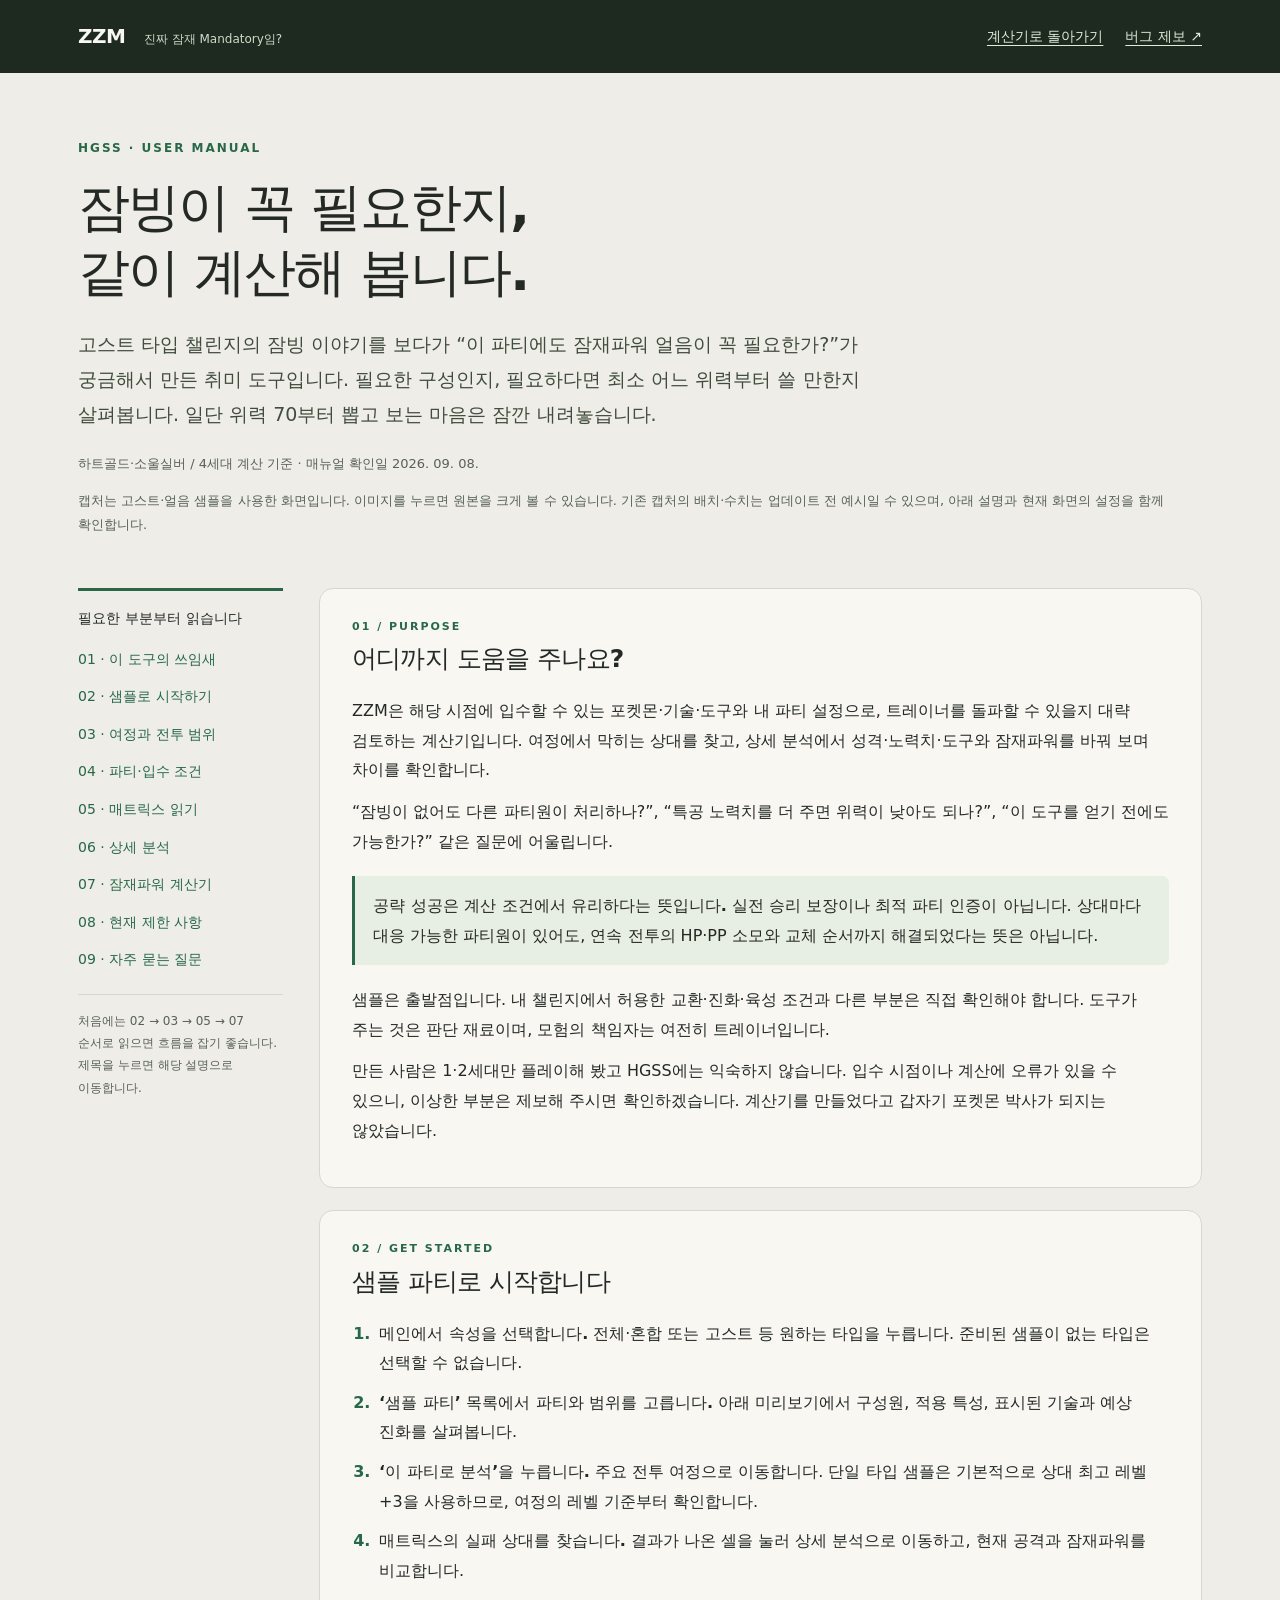
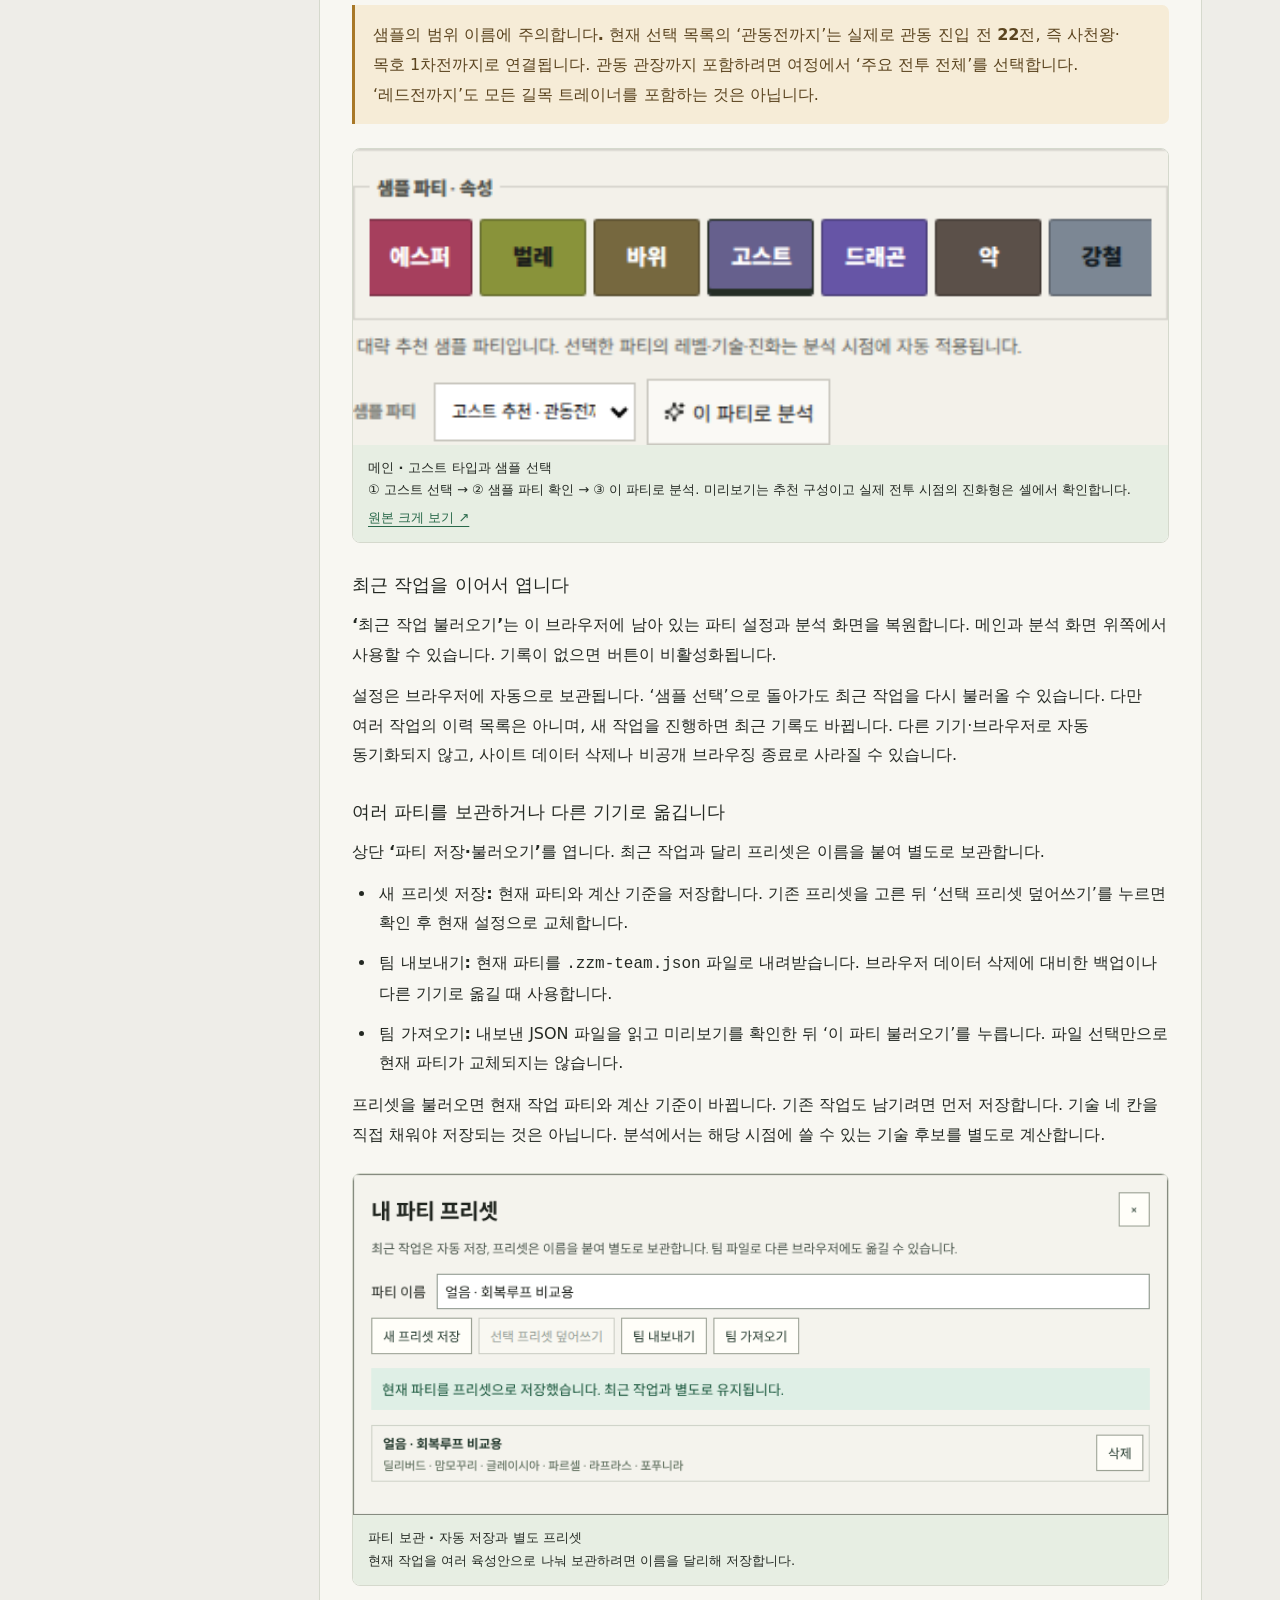
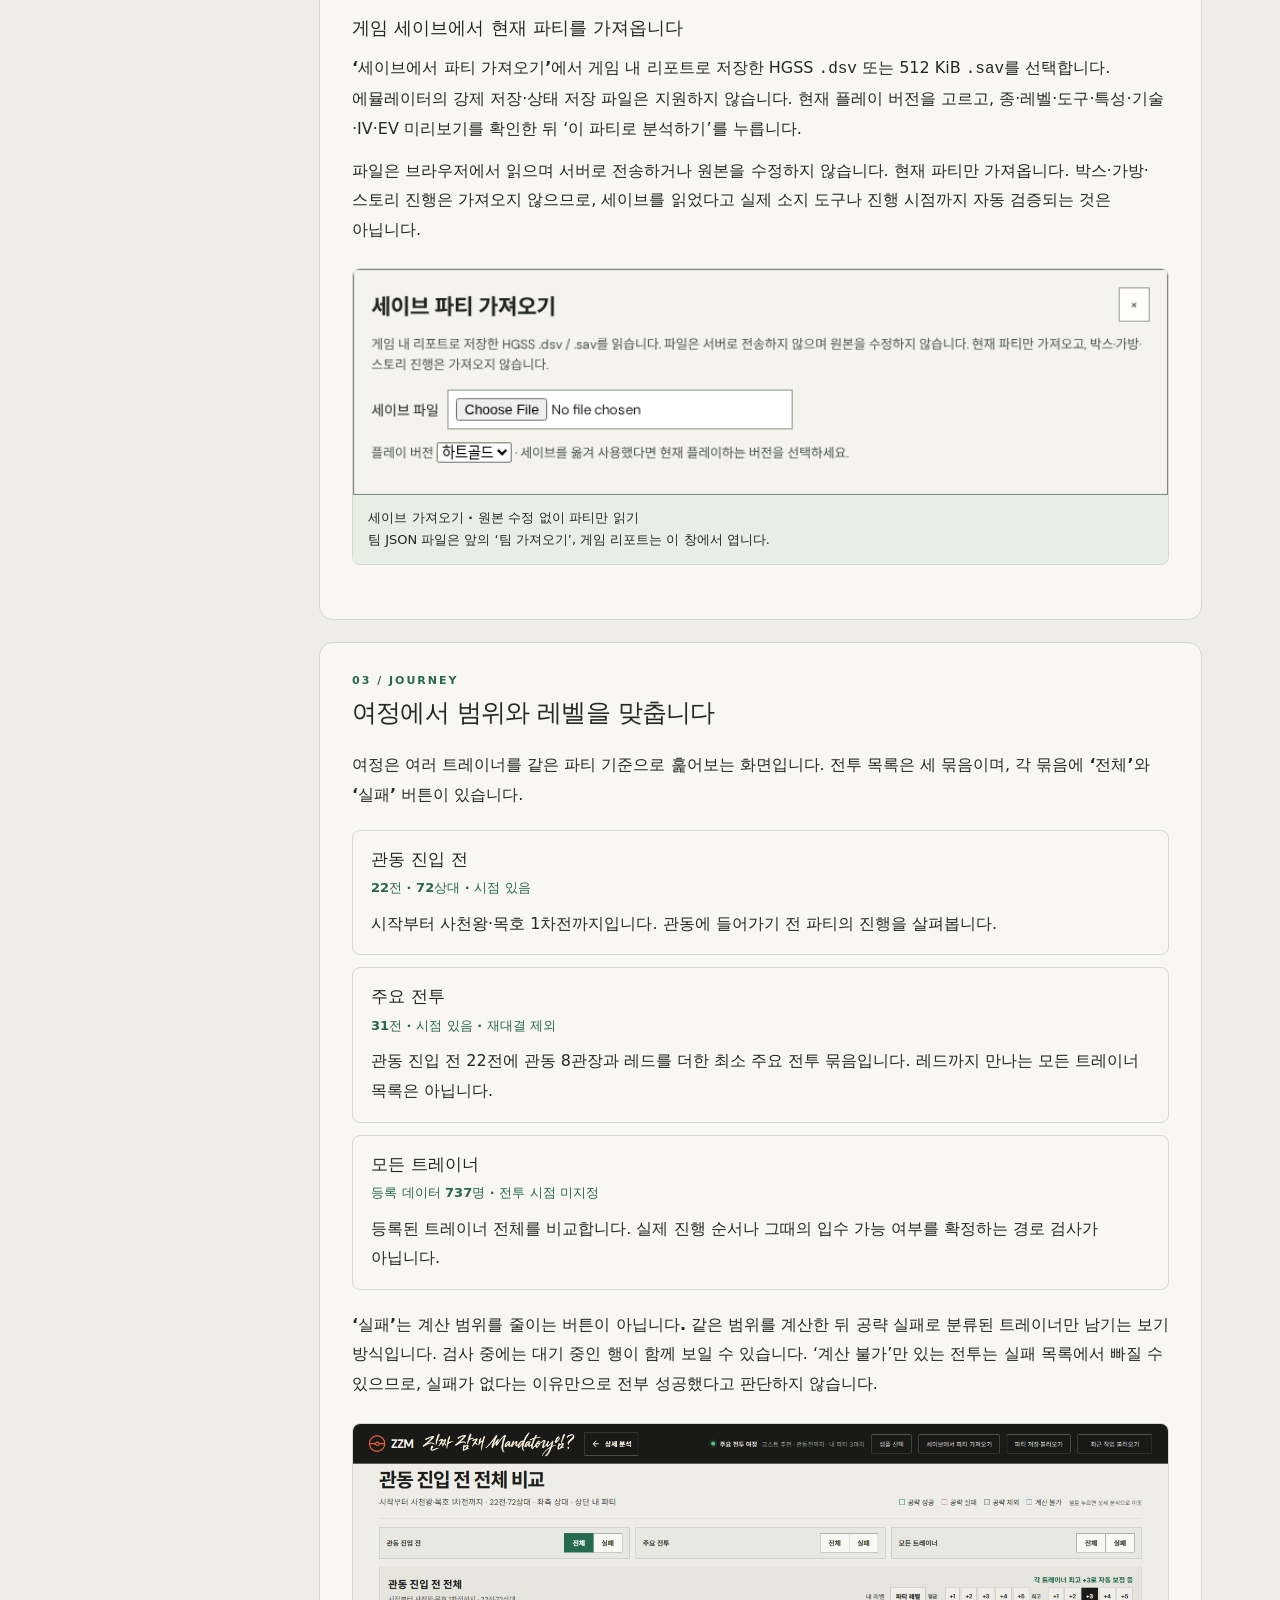
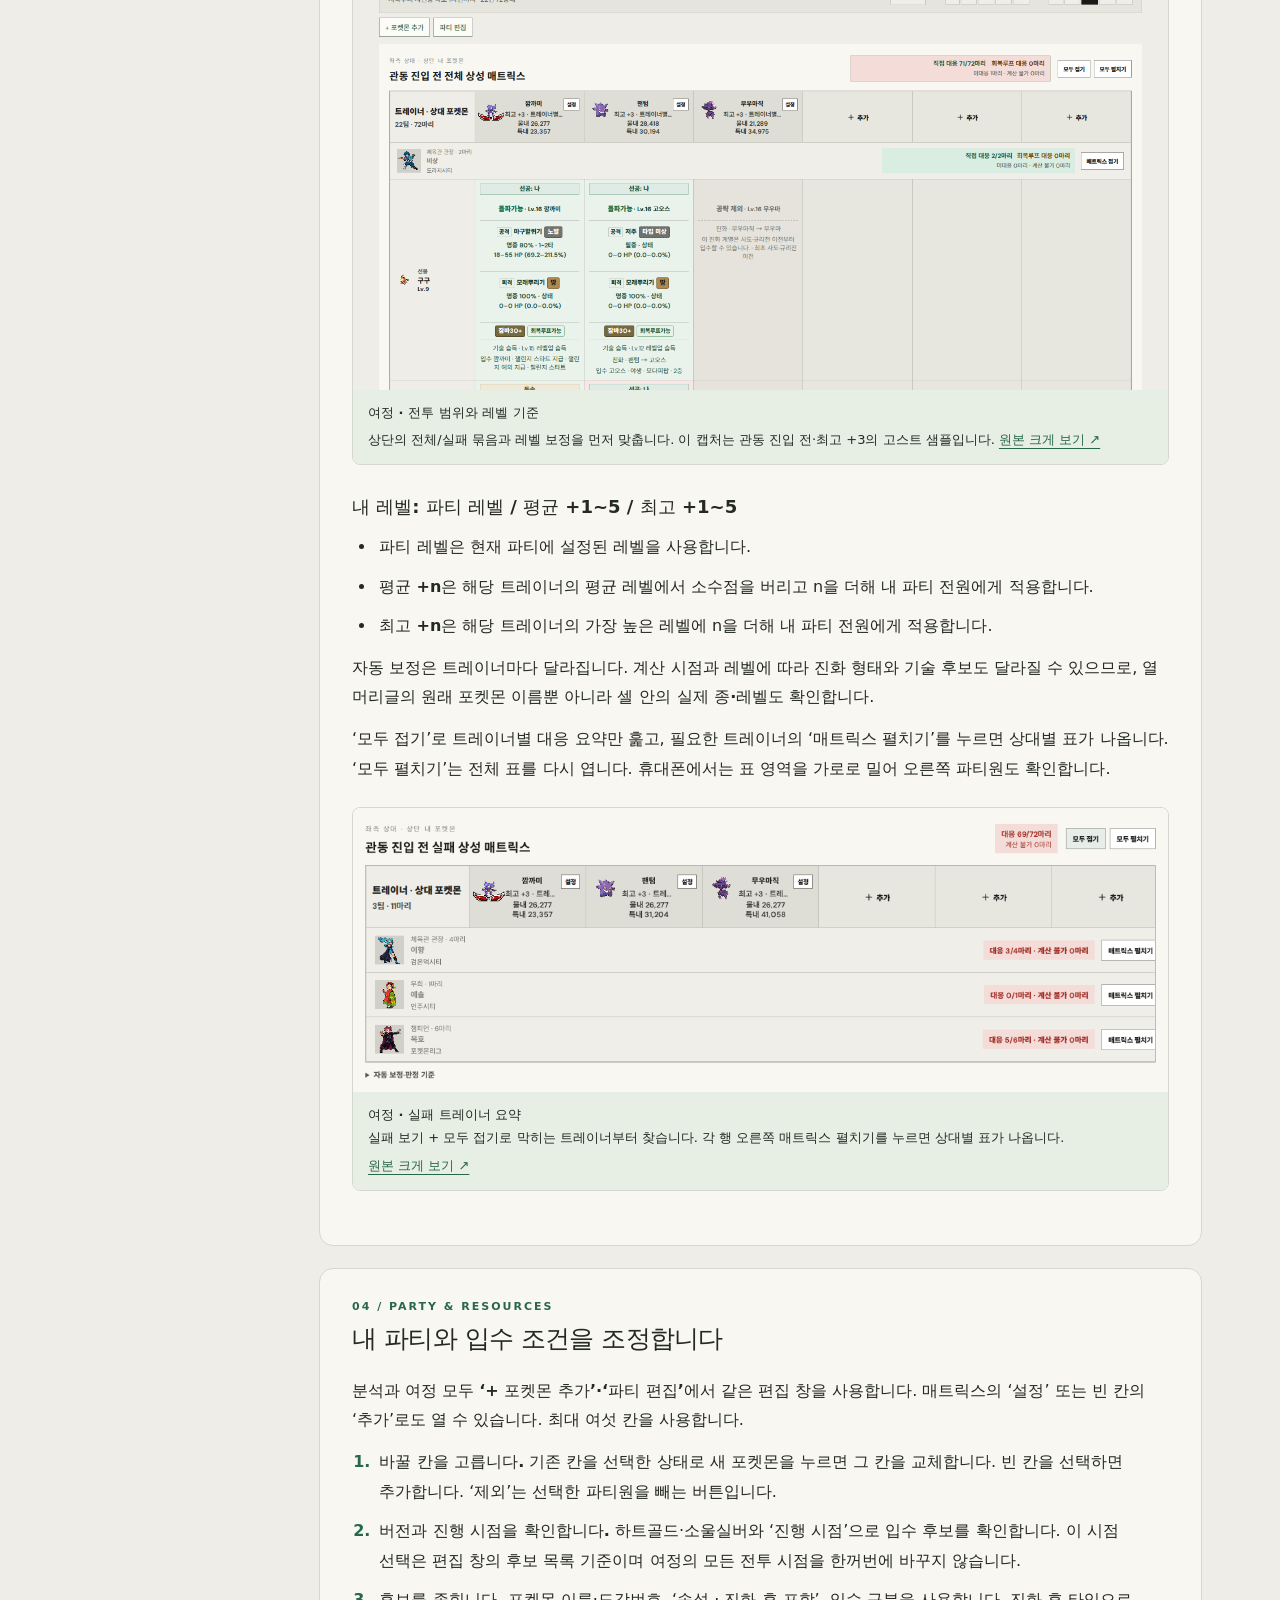
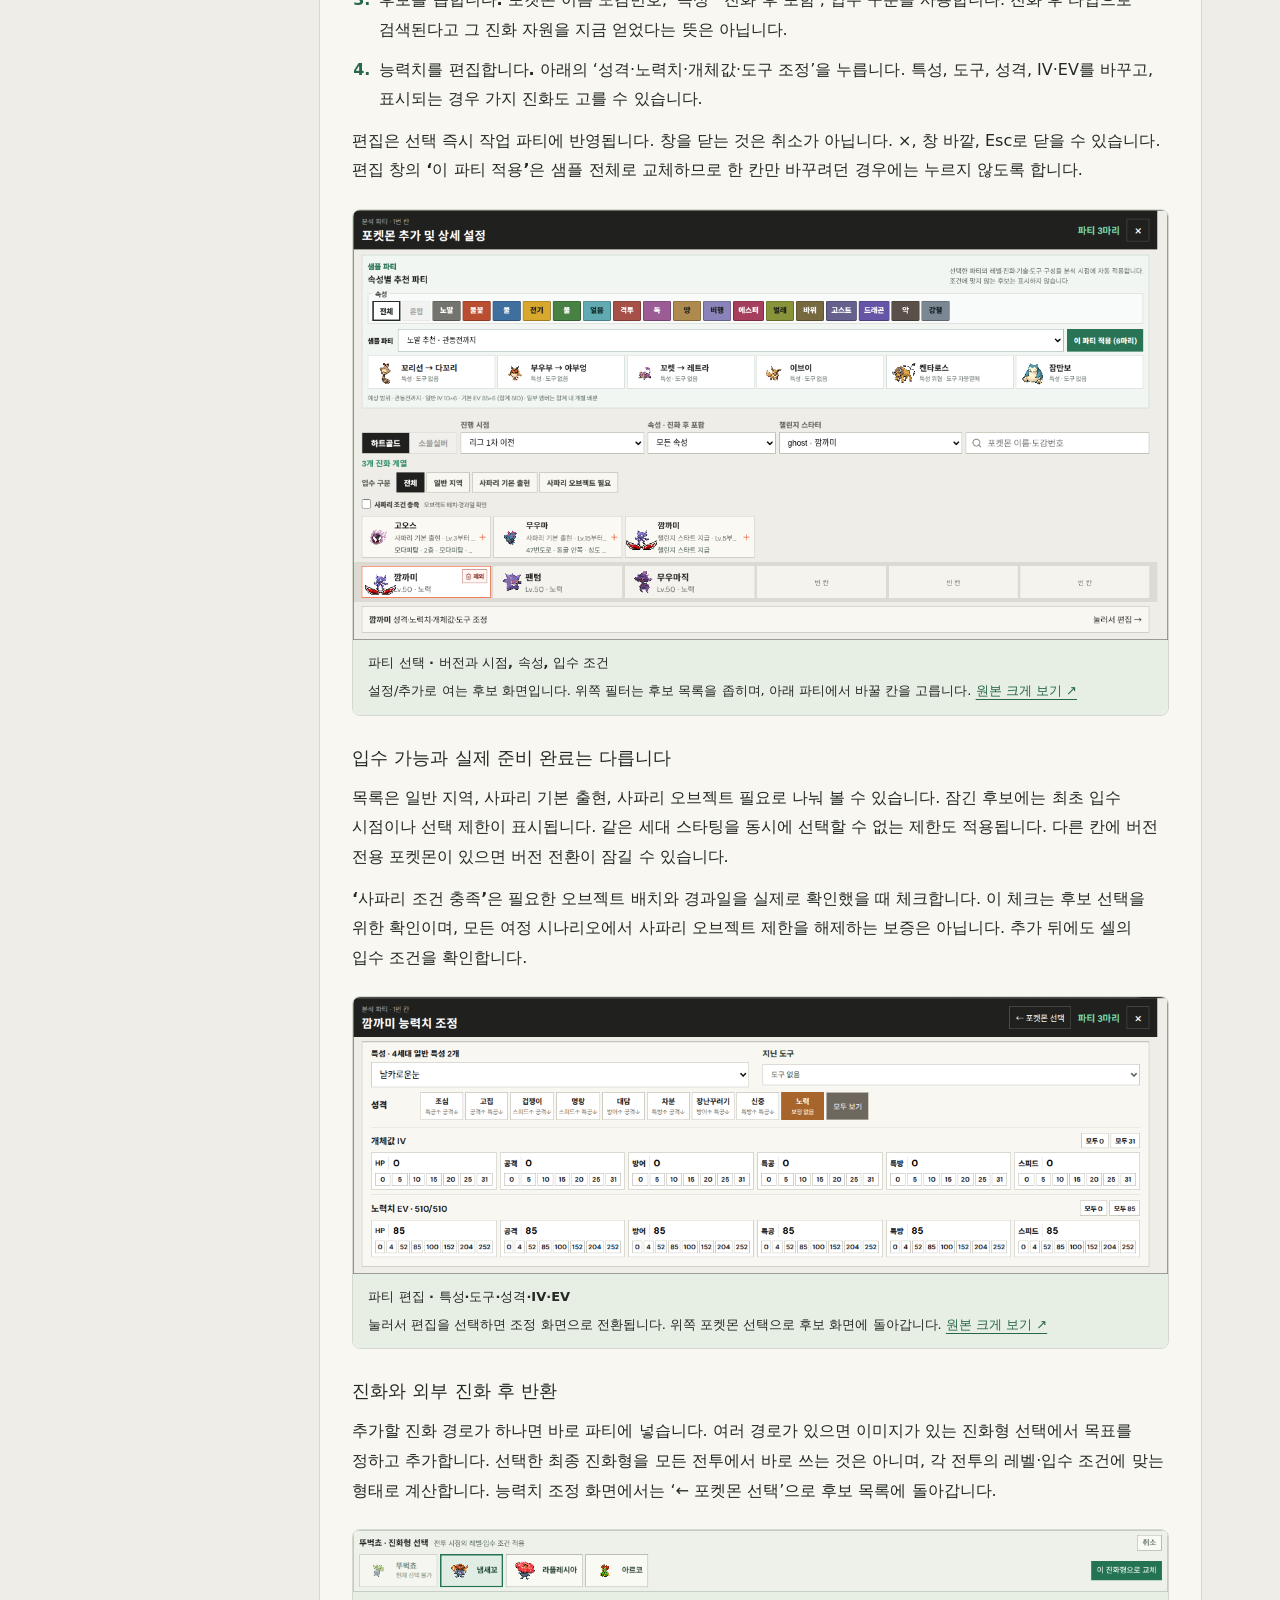
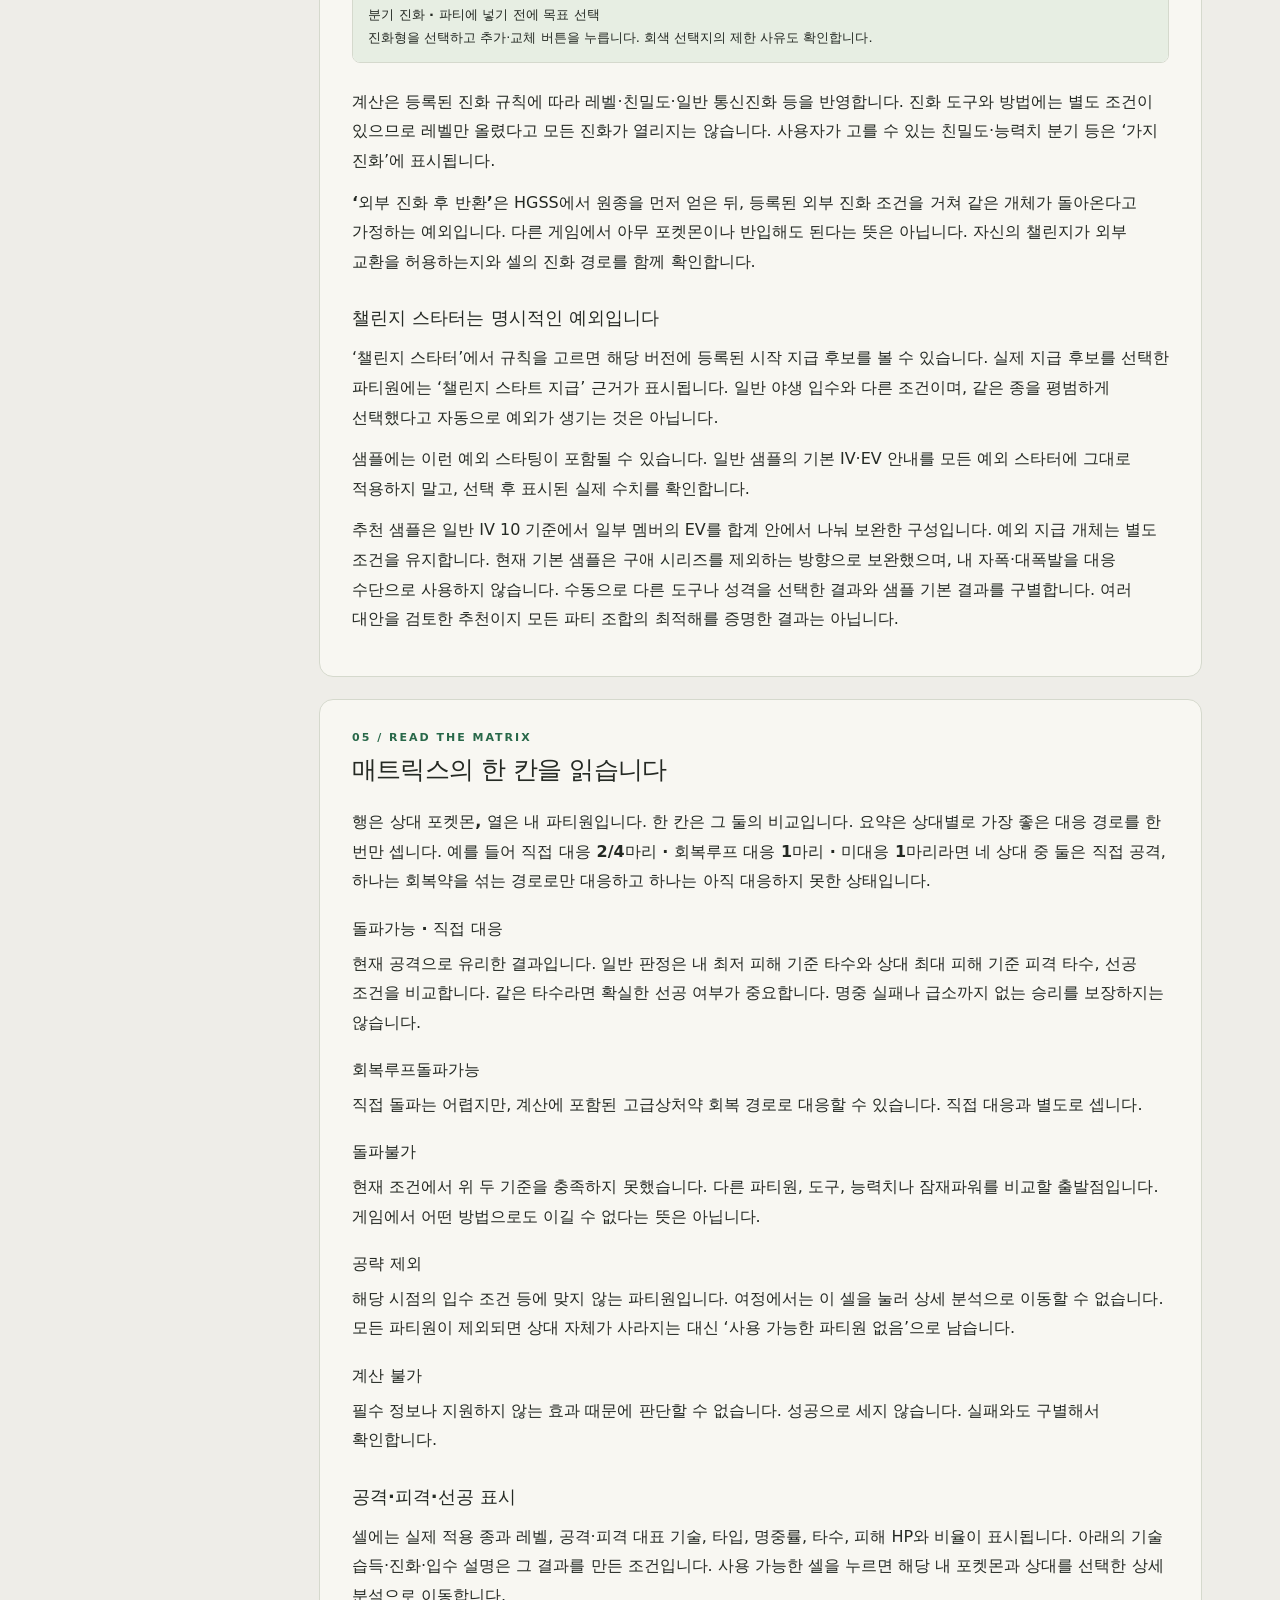
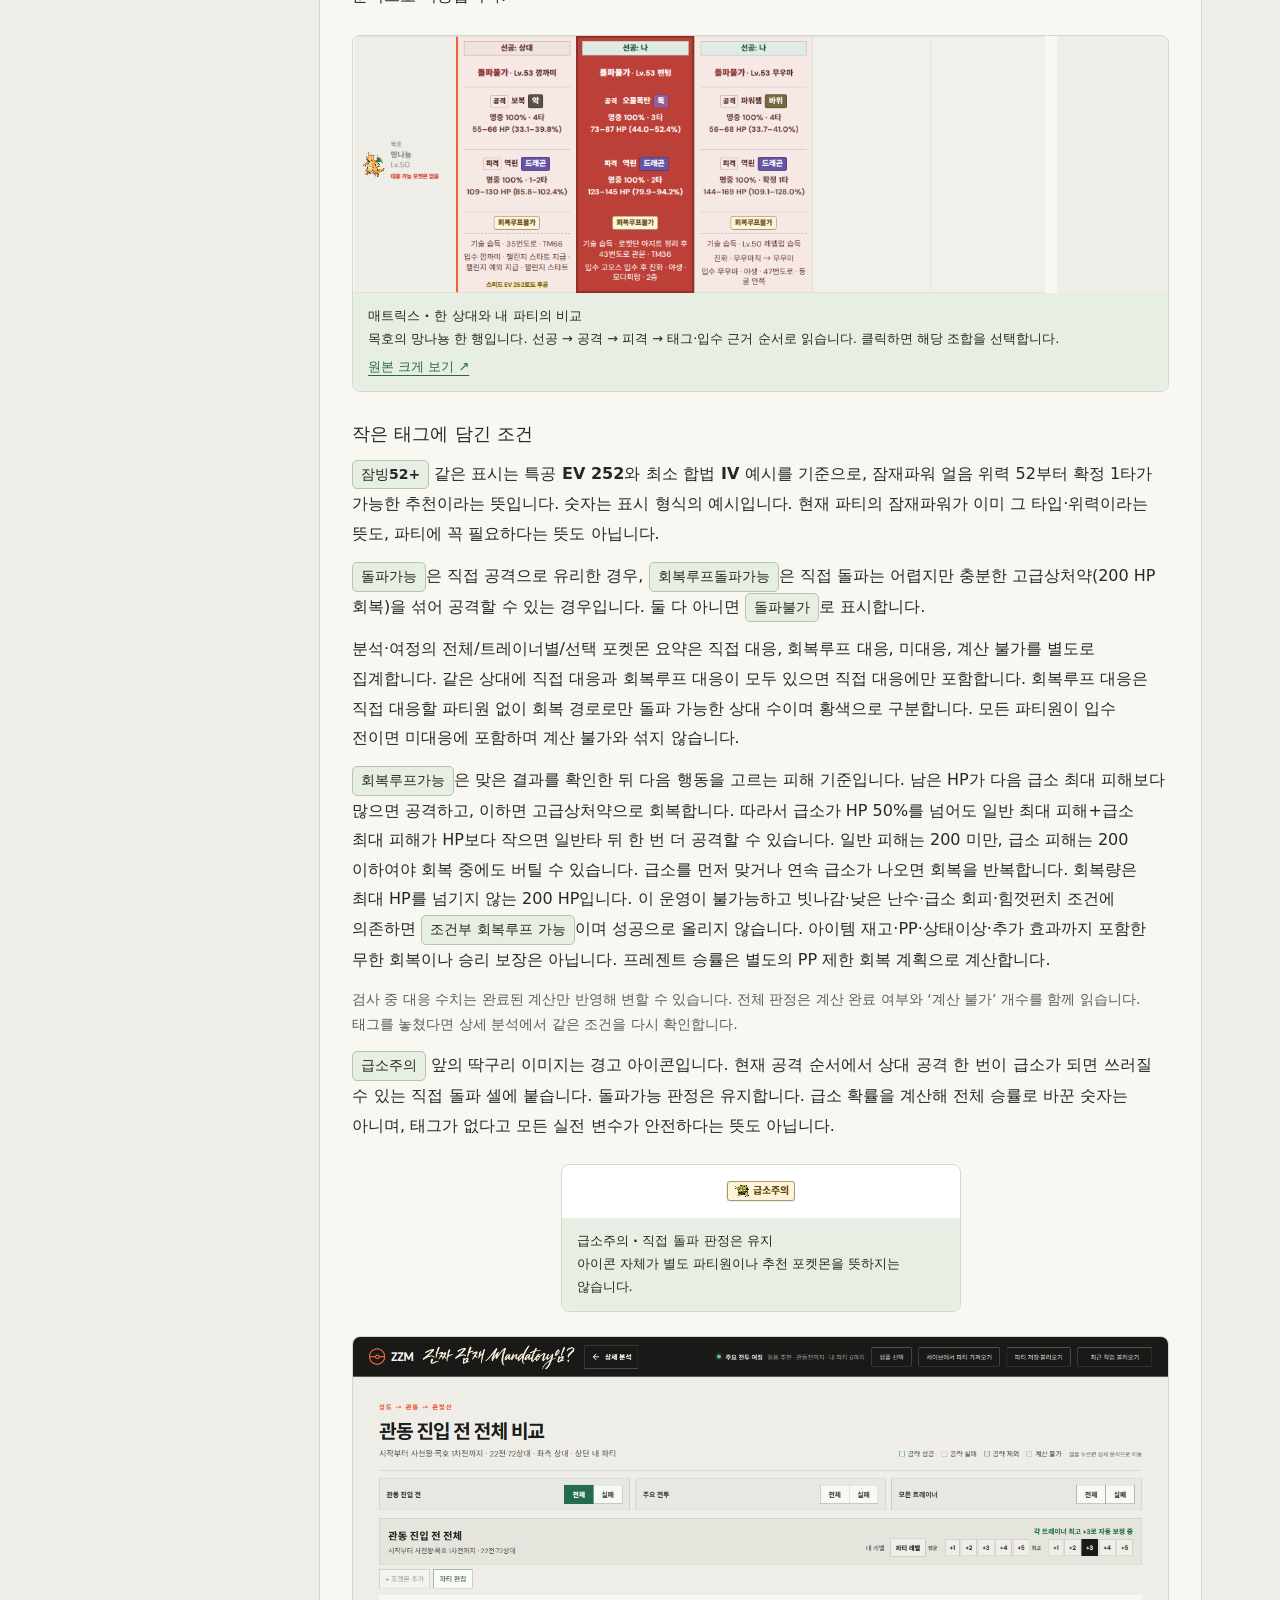
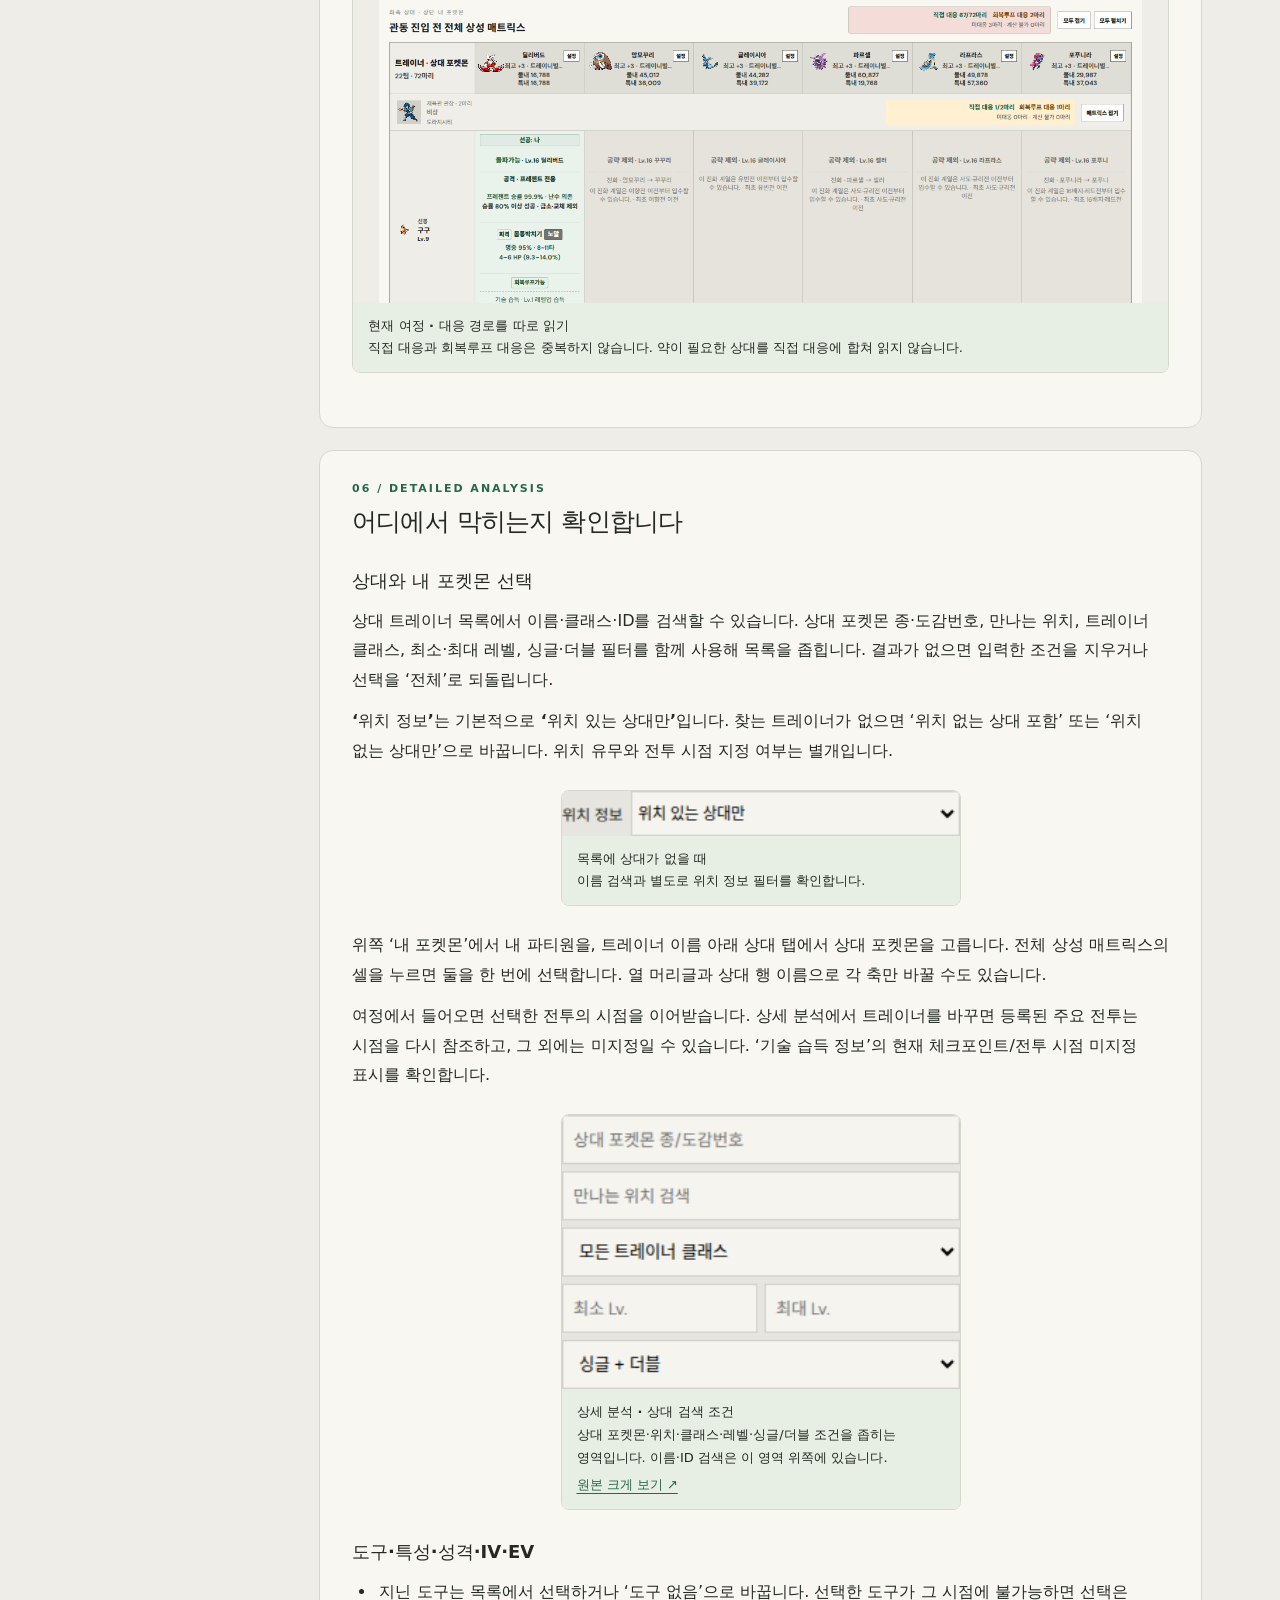
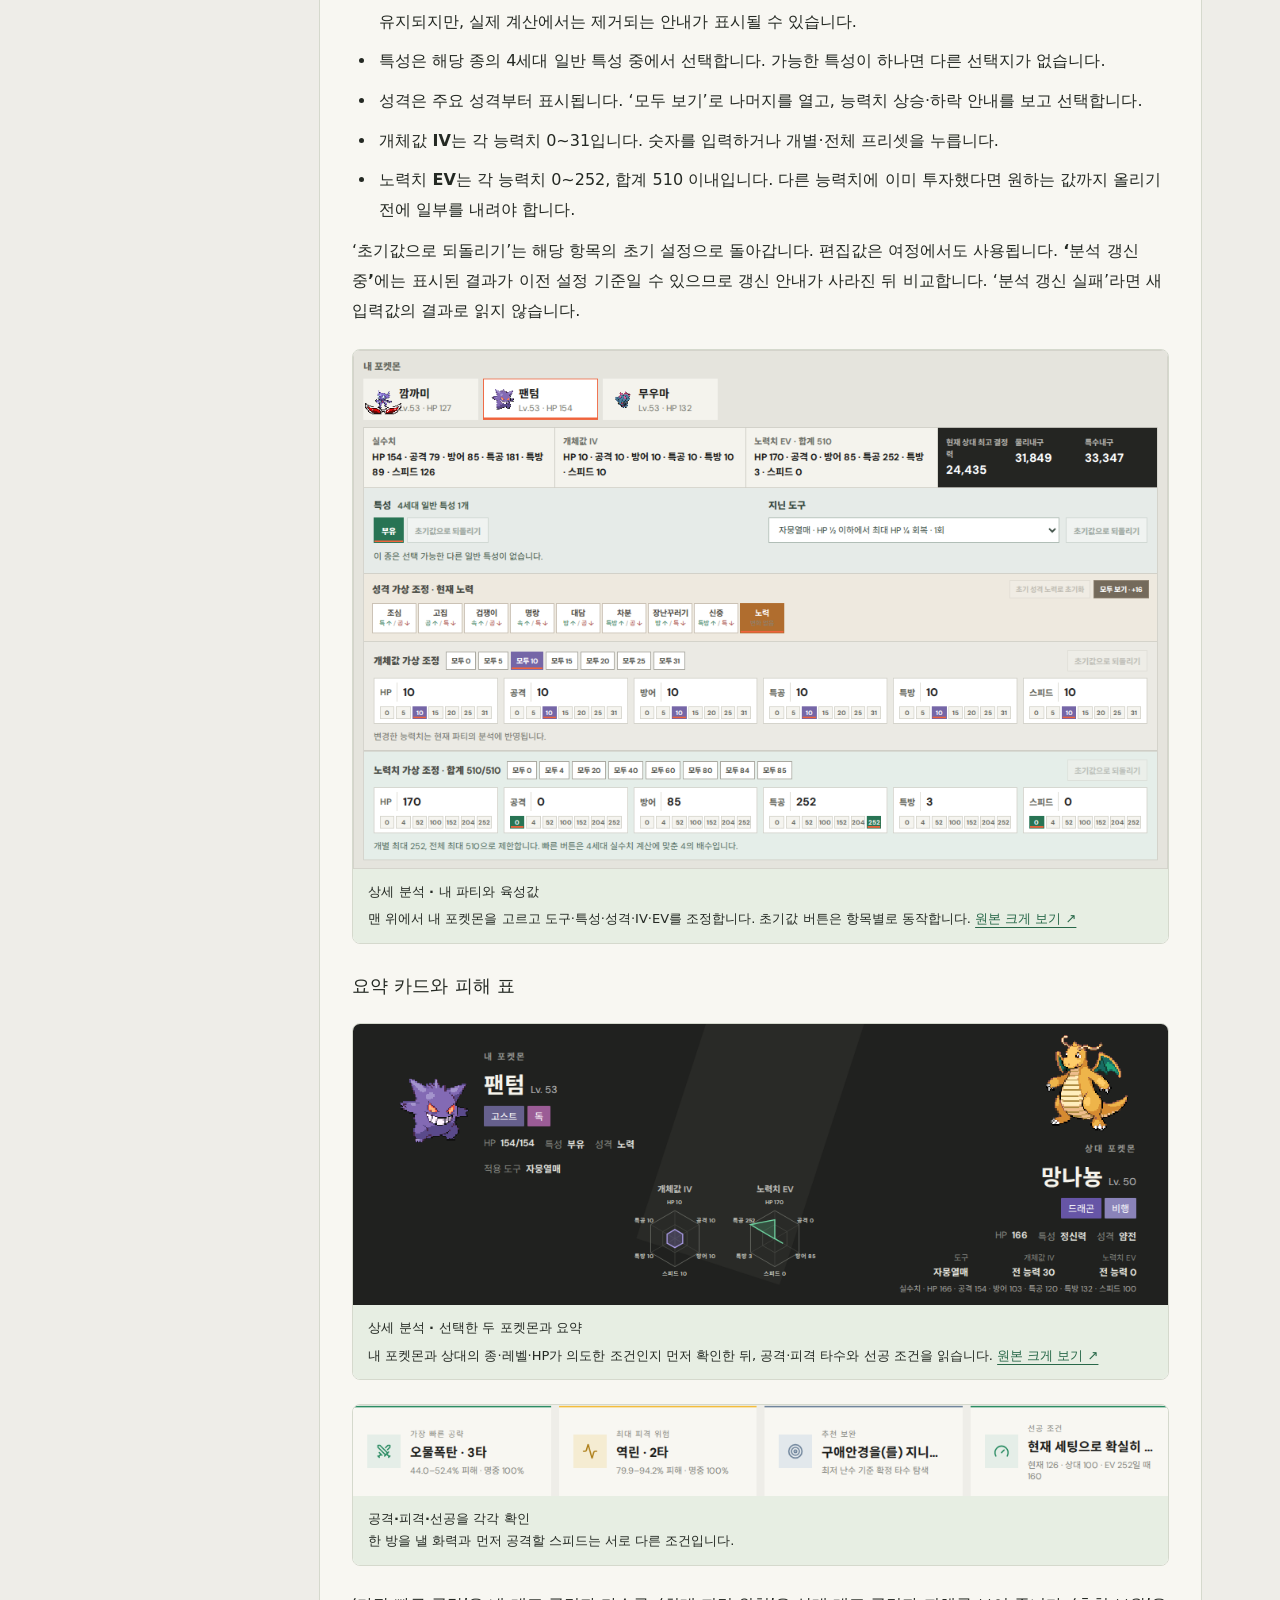
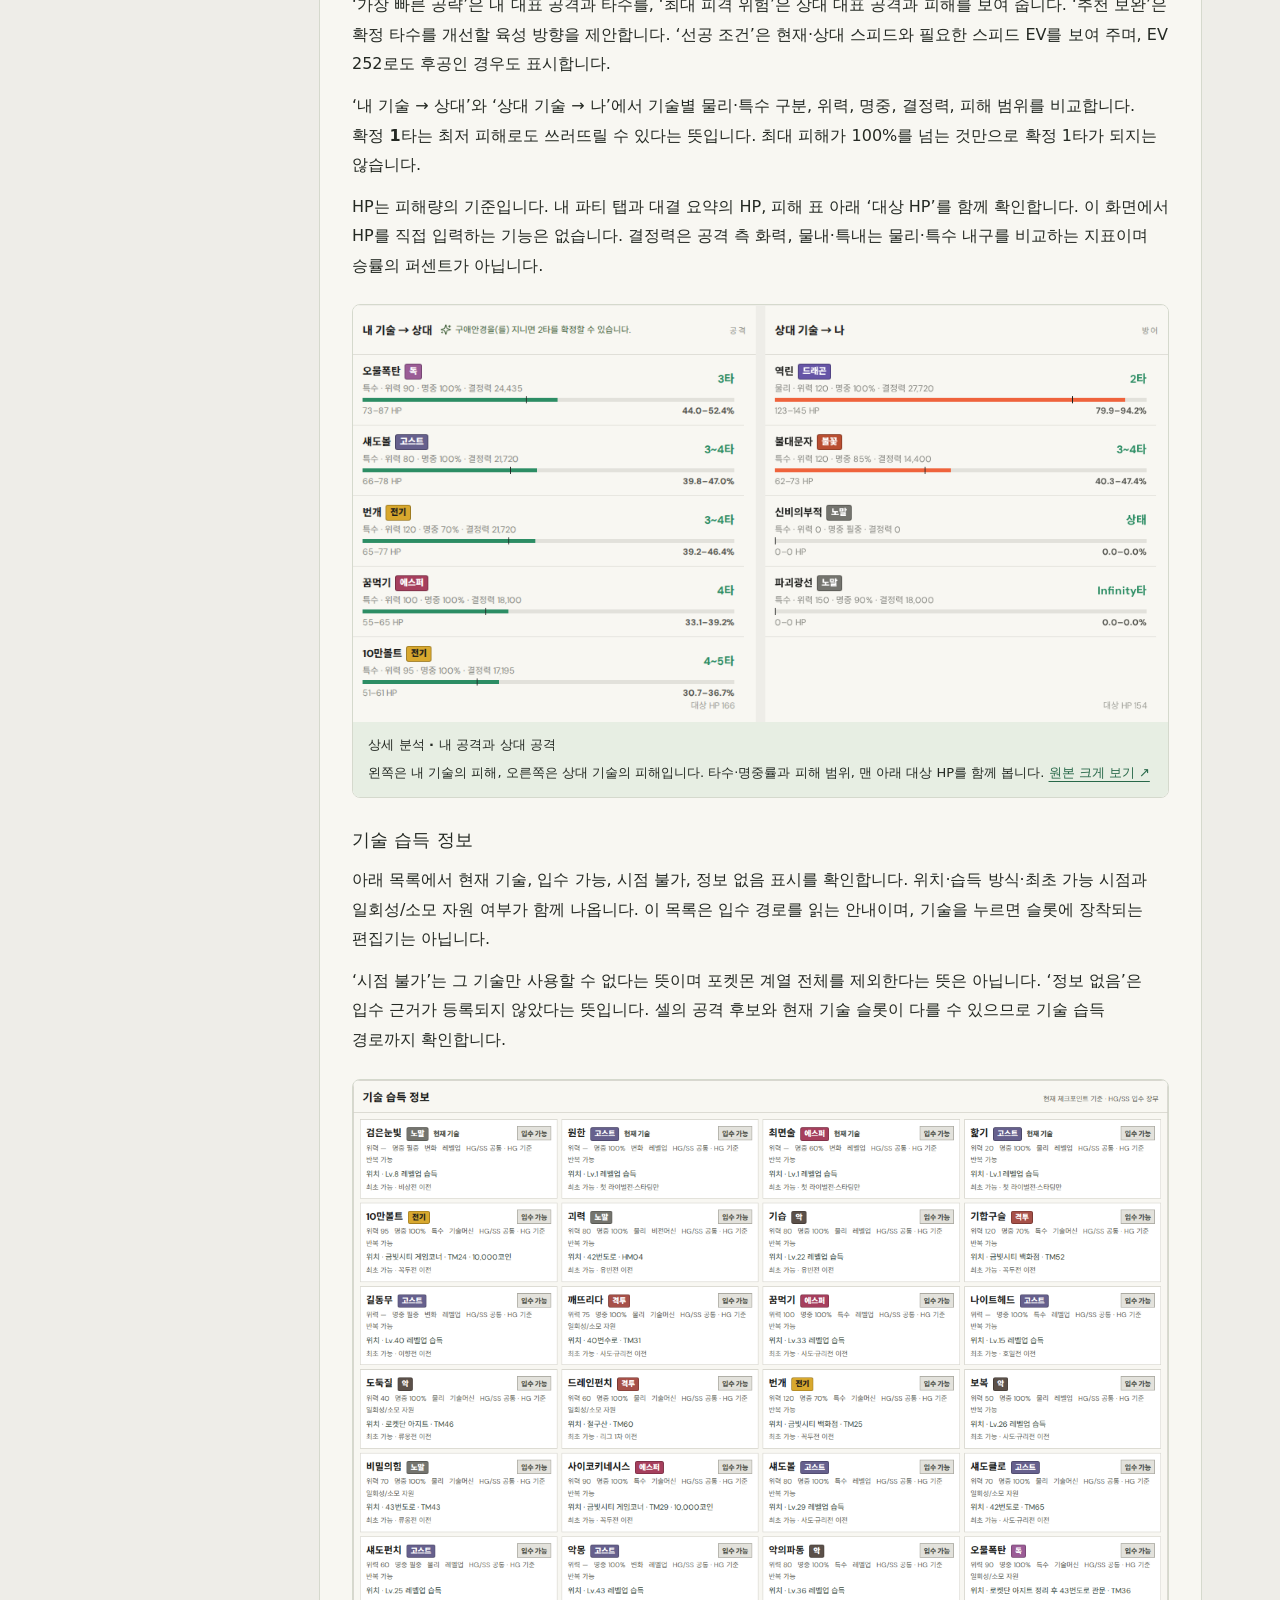
<file: manual.html>
<!doctype html>
<html lang="ko">
<head>
  <meta charset="UTF-8">
  <meta name="viewport" content="width=device-width, initial-scale=1">
  <meta name="description" content="ZZM 사용자 매뉴얼. HGSS 샘플 파티와 여정 매트릭스, 상세 분석, 잠재파워 최소 위력 계산의 사용법과 한계를 설명합니다.">
  <meta name="theme-color" content="#1e2920">
  <link rel="icon" type="image/png" href="./brand/starter-glasses.png">
  <title>사용자 매뉴얼 · ZZM</title>
  <link rel="stylesheet" href="./manual.css">
</head>
<body>
  <a class="skip-link" href="#content">본문으로 바로 가기</a>
  <header class="topbar">
    <div class="topbar-inner">
      <a class="brand" href="./#/">ZZM <span>진짜 잠재 Mandatory임?</span></a>
      <nav aria-label="사이트 이동"><a href="./#/">계산기로 돌아가기</a><a href="https://github.com/ggrn/zzm-calc/issues/new/choose" target="_blank" rel="noopener noreferrer">버그 제보 ↗</a></nav>
    </div>
  </header>
  <div class="hero" id="top">
    <p class="eyebrow">HGSS · USER MANUAL</p>
    <h1>잠빙이 꼭 필요한지,<br>같이 계산해 봅니다.</h1>
    <p class="lead">고스트 타입 챌린지의 잠빙 이야기를 보다가 “이 파티에도 잠재파워 얼음이 꼭 필요한가?”가 궁금해서 만든 취미 도구입니다. 필요한 구성인지, 필요하다면 최소 어느 위력부터 쓸 만한지 살펴봅니다. 일단 위력 70부터 뽑고 보는 마음은 잠깐 내려놓습니다.</p>
    <p class="meta">하트골드·소울실버 / 4세대 계산 기준 · 매뉴얼 확인일 2026. 09. 08.</p>
    <p class="meta">캡처는 고스트·얼음 샘플을 사용한 화면입니다. 이미지를 누르면 원본을 크게 볼 수 있습니다. 기존 캡처의 배치·수치는 업데이트 전 예시일 수 있으며, 아래 설명과 현재 화면의 설정을 함께 확인합니다.</p>
  </div>
  <div class="layout">
    <nav class="toc" aria-label="매뉴얼 목차">
      <h2>필요한 부분부터 읽습니다</h2>
      <ol>
        <li><a href="#purpose">01 · 이 도구의 쓰임새</a></li>
        <li><a href="#start">02 · 샘플로 시작하기</a></li>
        <li><a href="#journey">03 · 여정과 전투 범위</a></li>
        <li><a href="#party">04 · 파티·입수 조건</a></li>
        <li><a href="#matrix">05 · 매트릭스 읽기</a></li>
        <li><a href="#analysis">06 · 상세 분석</a></li>
        <li><a href="#hidden-power">07 · 잠재파워 계산기</a></li>
        <li><a href="#limits">08 · 현재 제한 사항</a></li>
        <li><a href="#faq">09 · 자주 묻는 질문</a></li>
      </ol>
      <p class="toc-tip">처음에는 02 → 03 → 05 → 07 순서로 읽으면 흐름을 잡기 좋습니다. 제목을 누르면 해당 설명으로 이동합니다.</p>
    </nav>
    <main class="article" id="content">
      <section class="chapter" id="purpose" aria-labelledby="purpose-title">
        <h2 id="purpose-title"><small>01 / PURPOSE</small>어디까지 도움을 주나요?</h2>
        <p>ZZM은 해당 시점에 입수할 수 있는 포켓몬·기술·도구와 내 파티 설정으로, 트레이너를 돌파할 수 있을지 <strong>대략 검토하는 계산기</strong>입니다. 여정에서 막히는 상대를 찾고, 상세 분석에서 성격·노력치·도구와 잠재파워를 바꿔 보며 차이를 확인합니다.</p>
        <p>“잠빙이 없어도 다른 파티원이 처리하나?”, “특공 노력치를 더 주면 위력이 낮아도 되나?”, “이 도구를 얻기 전에도 가능한가?” 같은 질문에 어울립니다.</p>
        <div class="note"><p><strong>공략 성공은 계산 조건에서 유리하다는 뜻입니다.</strong> 실전 승리 보장이나 최적 파티 인증이 아닙니다. 상대마다 대응 가능한 파티원이 있어도, 연속 전투의 HP·PP 소모와 교체 순서까지 해결되었다는 뜻은 아닙니다.</p></div>
        <p>샘플은 출발점입니다. 내 챌린지에서 허용한 교환·진화·육성 조건과 다른 부분은 직접 확인해야 합니다. 도구가 주는 것은 판단 재료이며, 모험의 책임자는 여전히 트레이너입니다.</p>
        <p>만든 사람은 1·2세대만 플레이해 봤고 HGSS에는 익숙하지 않습니다. 입수 시점이나 계산에 오류가 있을 수 있으니, 이상한 부분은 제보해 주시면 확인하겠습니다. 계산기를 만들었다고 갑자기 포켓몬 박사가 되지는 않았습니다.</p>
      </section>

      <section class="chapter" id="start" aria-labelledby="start-title">
        <h2 id="start-title"><small>02 / GET STARTED</small>샘플 파티로 시작합니다</h2>
        <ol class="steps">
          <li><strong>메인에서 속성을 선택합니다.</strong> 전체·혼합 또는 고스트 등 원하는 타입을 누릅니다. 준비된 샘플이 없는 타입은 선택할 수 없습니다.</li>
          <li><strong>‘샘플 파티’ 목록에서 파티와 범위를 고릅니다.</strong> 아래 미리보기에서 구성원, 적용 특성, 표시된 기술과 예상 진화를 살펴봅니다.</li>
          <li><strong>‘이 파티로 분석’을 누릅니다.</strong> 주요 전투 여정으로 이동합니다. 단일 타입 샘플은 기본적으로 상대 최고 레벨 +3을 사용하므로, 여정의 레벨 기준부터 확인합니다.</li>
          <li><strong>매트릭스의 실패 상대를 찾습니다.</strong> 결과가 나온 셀을 눌러 상세 분석으로 이동하고, 현재 공격과 잠재파워를 비교합니다.</li>
        </ol>
        <div class="note warning"><p><strong>샘플의 범위 이름에 주의합니다.</strong> 현재 선택 목록의 ‘관동전까지’는 실제로 <strong>관동 진입 전 22전</strong>, 즉 사천왕·목호 1차전까지로 연결됩니다. 관동 관장까지 포함하려면 여정에서 ‘주요 전투 전체’를 선택합니다. ‘레드전까지’도 모든 길목 트레이너를 포함하는 것은 아닙니다.</p></div>
        <figure class="manual-shot"><a href="./manual-images/01-ghost-select.png" target="_blank" rel="noopener" aria-label="메인 · 고스트 타입과 샘플 선택 원본 크게 보기"><img width="444" height="161" src="./manual-images/01-ghost-select.png" alt="메인 · 고스트 타입과 샘플 선택" loading="lazy" decoding="async"></a><figcaption><strong>메인 · 고스트 타입과 샘플 선택</strong><br>① 고스트 선택 → ② 샘플 파티 확인 → ③ 이 파티로 분석. 미리보기는 추천 구성이고 실제 전투 시점의 진화형은 셀에서 확인합니다. <a href="./manual-images/01-ghost-select.png" target="_blank" rel="noopener">원본 크게 보기 ↗</a></figcaption></figure>
        <h3>최근 작업을 이어서 엽니다</h3>
        <p><strong>‘최근 작업 불러오기’</strong>는 이 브라우저에 남아 있는 파티 설정과 분석 화면을 복원합니다. 메인과 분석 화면 위쪽에서 사용할 수 있습니다. 기록이 없으면 버튼이 비활성화됩니다.</p>
        <p>설정은 브라우저에 자동으로 보관됩니다. ‘샘플 선택’으로 돌아가도 최근 작업을 다시 불러올 수 있습니다. 다만 여러 작업의 이력 목록은 아니며, 새 작업을 진행하면 최근 기록도 바뀝니다. 다른 기기·브라우저로 자동 동기화되지 않고, 사이트 데이터 삭제나 비공개 브라우징 종료로 사라질 수 있습니다.</p>
        <h3>여러 파티를 보관하거나 다른 기기로 옮깁니다</h3>
        <p>상단 <strong>‘파티 저장·불러오기’</strong>를 엽니다. 최근 작업과 달리 프리셋은 이름을 붙여 별도로 보관합니다.</p>
        <ul>
          <li><strong>새 프리셋 저장:</strong> 현재 파티와 계산 기준을 저장합니다. 기존 프리셋을 고른 뒤 ‘선택 프리셋 덮어쓰기’를 누르면 확인 후 현재 설정으로 교체합니다.</li>
          <li><strong>팀 내보내기:</strong> 현재 파티를 <code>.zzm-team.json</code> 파일로 내려받습니다. 브라우저 데이터 삭제에 대비한 백업이나 다른 기기로 옮길 때 사용합니다.</li>
          <li><strong>팀 가져오기:</strong> 내보낸 JSON 파일을 읽고 미리보기를 확인한 뒤 ‘이 파티 불러오기’를 누릅니다. 파일 선택만으로 현재 파티가 교체되지는 않습니다.</li>
        </ul>
        <p>프리셋을 불러오면 현재 작업 파티와 계산 기준이 바뀝니다. 기존 작업도 남기려면 먼저 저장합니다. 기술 네 칸을 직접 채워야 저장되는 것은 아닙니다. 분석에서는 해당 시점에 쓸 수 있는 기술 후보를 별도로 계산합니다.</p>
        <figure class="manual-shot"><a href="./manual-images/13-team-library.png" target="_blank" rel="noopener"><img src="./manual-images/13-team-library.png" alt="현재 파티를 이름별 프리셋 또는 팀 JSON 파일로 보관하는 창" loading="lazy"></a><figcaption><strong>파티 보관 · 자동 저장과 별도 프리셋</strong><br>현재 작업을 여러 육성안으로 나눠 보관하려면 이름을 달리해 저장합니다.</figcaption></figure>
        <h3>게임 세이브에서 현재 파티를 가져옵니다</h3>
        <p><strong>‘세이브에서 파티 가져오기’</strong>에서 게임 내 리포트로 저장한 HGSS <code>.dsv</code> 또는 512 KiB <code>.sav</code>를 선택합니다. 에뮬레이터의 강제 저장·상태 저장 파일은 지원하지 않습니다. 현재 플레이 버전을 고르고, 종·레벨·도구·특성·기술·IV·EV 미리보기를 확인한 뒤 ‘이 파티로 분석하기’를 누릅니다.</p>
        <p>파일은 브라우저에서 읽으며 서버로 전송하거나 원본을 수정하지 않습니다. <strong>현재 파티만</strong> 가져옵니다. 박스·가방·스토리 진행은 가져오지 않으므로, 세이브를 읽었다고 실제 소지 도구나 진행 시점까지 자동 검증되는 것은 아닙니다.</p>
        <figure class="manual-shot"><a href="./manual-images/14-save-import.png" target="_blank" rel="noopener"><img src="./manual-images/14-save-import.png" alt="게임 내 리포트 파일과 현재 플레이 버전을 선택하는 세이브 가져오기 창" loading="lazy"></a><figcaption><strong>세이브 가져오기 · 원본 수정 없이 파티만 읽기</strong><br>팀 JSON 파일은 앞의 ‘팀 가져오기’, 게임 리포트는 이 창에서 엽니다.</figcaption></figure>
      </section>

      <section class="chapter" id="journey" aria-labelledby="journey-title">
        <h2 id="journey-title"><small>03 / JOURNEY</small>여정에서 범위와 레벨을 맞춥니다</h2>
        <p>여정은 여러 트레이너를 같은 파티 기준으로 훑어보는 화면입니다. 전투 목록은 세 묶음이며, 각 묶음에 <strong>‘전체’와 ‘실패’</strong> 버튼이 있습니다.</p>
        <div class="scope-grid">
          <article class="scope-card"><h3>관동 진입 전</h3><span class="count">22전 · 72상대 · 시점 있음</span><p>시작부터 사천왕·목호 1차전까지입니다. 관동에 들어가기 전 파티의 진행을 살펴봅니다.</p></article>
          <article class="scope-card"><h3>주요 전투</h3><span class="count">31전 · 시점 있음 · 재대결 제외</span><p>관동 진입 전 22전에 관동 8관장과 레드를 더한 최소 주요 전투 묶음입니다. 레드까지 만나는 모든 트레이너 목록은 아닙니다.</p></article>
          <article class="scope-card"><h3>모든 트레이너</h3><span class="count">등록 데이터 737명 · 전투 시점 미지정</span><p>등록된 트레이너 전체를 비교합니다. 실제 진행 순서나 그때의 입수 가능 여부를 확정하는 경로 검사가 아닙니다.</p></article>
        </div>
        <p><strong>‘실패’는 계산 범위를 줄이는 버튼이 아닙니다.</strong> 같은 범위를 계산한 뒤 공략 실패로 분류된 트레이너만 남기는 보기 방식입니다. 검사 중에는 대기 중인 행이 함께 보일 수 있습니다. ‘계산 불가’만 있는 전투는 실패 목록에서 빠질 수 있으므로, 실패가 없다는 이유만으로 전부 성공했다고 판단하지 않습니다.</p>
        <figure class="manual-shot"><a href="./manual-images/02-journey-overview.png" target="_blank" rel="noopener" aria-label="여정 · 전투 범위와 레벨 기준 원본 크게 보기"><img width="1280" height="900" src="./manual-images/02-journey-overview.png" alt="여정 · 전투 범위와 레벨 기준" loading="lazy" decoding="async"></a><figcaption><strong>여정 · 전투 범위와 레벨 기준</strong><br>상단의 전체/실패 묶음과 레벨 보정을 먼저 맞춥니다. 이 캡처는 관동 진입 전·최고 +3의 고스트 샘플입니다. <a href="./manual-images/02-journey-overview.png" target="_blank" rel="noopener">원본 크게 보기 ↗</a></figcaption></figure>
        <h3>내 레벨: 파티 레벨 / 평균 +1~5 / 최고 +1~5</h3>
        <ul>
          <li><strong>파티 레벨</strong>은 현재 파티에 설정된 레벨을 사용합니다.</li>
          <li><strong>평균 +n</strong>은 해당 트레이너의 평균 레벨에서 소수점을 버리고 n을 더해 내 파티 전원에게 적용합니다.</li>
          <li><strong>최고 +n</strong>은 해당 트레이너의 가장 높은 레벨에 n을 더해 내 파티 전원에게 적용합니다.</li>
        </ul>
        <p>자동 보정은 트레이너마다 달라집니다. 계산 시점과 레벨에 따라 진화 형태와 기술 후보도 달라질 수 있으므로, 열 머리글의 원래 포켓몬 이름뿐 아니라 <strong>셀 안의 실제 종·레벨</strong>도 확인합니다.</p>
        <p>‘모두 접기’로 트레이너별 대응 요약만 훑고, 필요한 트레이너의 ‘매트릭스 펼치기’를 누르면 상대별 표가 나옵니다. ‘모두 펼치기’는 전체 표를 다시 엽니다. 휴대폰에서는 표 영역을 가로로 밀어 오른쪽 파티원도 확인합니다.</p>
        <figure class="manual-shot"><a href="./manual-images/03-journey-failures.png" target="_blank" rel="noopener"><img width="1188" height="414" src="./manual-images/03-journey-failures.png" alt="실패 보기에서 이향·예솔·목호를 접어 둔 여정 요약" loading="lazy" decoding="async"></a><figcaption><strong>여정 · 실패 트레이너 요약</strong><br>실패 보기 + 모두 접기로 막히는 트레이너부터 찾습니다. 각 행 오른쪽 매트릭스 펼치기를 누르면 상대별 표가 나옵니다. <a href="./manual-images/03-journey-failures.png" target="_blank" rel="noopener">원본 크게 보기 ↗</a></figcaption></figure>
      </section>

      <section class="chapter" id="party" aria-labelledby="party-title">
        <h2 id="party-title"><small>04 / PARTY &amp; RESOURCES</small>내 파티와 입수 조건을 조정합니다</h2>
        <p>분석과 여정 모두 <strong>‘+ 포켓몬 추가’·‘파티 편집’</strong>에서 같은 편집 창을 사용합니다. 매트릭스의 ‘설정’ 또는 빈 칸의 ‘추가’로도 열 수 있습니다. 최대 여섯 칸을 사용합니다.</p>
        <ol class="steps">
          <li><strong>바꿀 칸을 고릅니다.</strong> 기존 칸을 선택한 상태로 새 포켓몬을 누르면 그 칸을 교체합니다. 빈 칸을 선택하면 추가합니다. ‘제외’는 선택한 파티원을 빼는 버튼입니다.</li>
          <li><strong>버전과 진행 시점을 확인합니다.</strong> 하트골드·소울실버와 ‘진행 시점’으로 입수 후보를 확인합니다. 이 시점 선택은 편집 창의 후보 목록 기준이며 여정의 모든 전투 시점을 한꺼번에 바꾸지 않습니다.</li>
          <li><strong>후보를 좁힙니다.</strong> 포켓몬 이름·도감번호, ‘속성 · 진화 후 포함’, 입수 구분을 사용합니다. 진화 후 타입으로 검색된다고 그 진화 자원을 지금 얻었다는 뜻은 아닙니다.</li>
          <li><strong>능력치를 편집합니다.</strong> 아래의 ‘성격·노력치·개체값·도구 조정’을 누릅니다. 특성, 도구, 성격, IV·EV를 바꾸고, 표시되는 경우 가지 진화도 고를 수 있습니다.</li>
        </ol>
        <p>편집은 선택 즉시 작업 파티에 반영됩니다. 창을 닫는 것은 취소가 아닙니다. ×, 창 바깥, Esc로 닫을 수 있습니다. 편집 창의 <strong>‘이 파티 적용’은 샘플 전체로 교체</strong>하므로 한 칸만 바꾸려던 경우에는 누르지 않도록 합니다.</p>
        <figure class="manual-shot"><a href="./manual-images/06-party-selection.png" target="_blank" rel="noopener" aria-label="파티 선택 · 버전과 시점, 속성, 입수 조건 원본 크게 보기"><img width="1220" height="776" src="./manual-images/06-party-selection.png" alt="파티 선택 · 버전과 시점, 속성, 입수 조건" loading="lazy" decoding="async"></a><figcaption><strong>파티 선택 · 버전과 시점, 속성, 입수 조건</strong><br>설정/추가로 여는 후보 화면입니다. 위쪽 필터는 후보 목록을 좁히며, 아래 파티에서 바꿀 칸을 고릅니다. <a href="./manual-images/06-party-selection.png" target="_blank" rel="noopener">원본 크게 보기 ↗</a></figcaption></figure>
        <h3>입수 가능과 실제 준비 완료는 다릅니다</h3>
        <p>목록은 일반 지역, 사파리 기본 출현, 사파리 오브젝트 필요로 나눠 볼 수 있습니다. 잠긴 후보에는 최초 입수 시점이나 선택 제한이 표시됩니다. 같은 세대 스타팅을 동시에 선택할 수 없는 제한도 적용됩니다. 다른 칸에 버전 전용 포켓몬이 있으면 버전 전환이 잠길 수 있습니다.</p>
        <p><strong>‘사파리 조건 충족’</strong>은 필요한 오브젝트 배치와 경과일을 실제로 확인했을 때 체크합니다. 이 체크는 후보 선택을 위한 확인이며, 모든 여정 시나리오에서 사파리 오브젝트 제한을 해제하는 보증은 아닙니다. 추가 뒤에도 셀의 입수 조건을 확인합니다.</p>
        <figure class="manual-shot"><a href="./manual-images/07-party-stats.png" target="_blank" rel="noopener" aria-label="파티 편집 · 특성·도구·성격·IV·EV 원본 크게 보기"><img width="1220" height="434" src="./manual-images/07-party-stats.png" alt="파티 편집 · 특성·도구·성격·IV·EV" loading="lazy" decoding="async"></a><figcaption><strong>파티 편집 · 특성·도구·성격·IV·EV</strong><br>눌러서 편집을 선택하면 조정 화면으로 전환됩니다. 위쪽 포켓몬 선택으로 후보 화면에 돌아갑니다. <a href="./manual-images/07-party-stats.png" target="_blank" rel="noopener">원본 크게 보기 ↗</a></figcaption></figure>
        <h3>진화와 외부 진화 후 반환</h3>
        <p>추가할 진화 경로가 하나면 바로 파티에 넣습니다. 여러 경로가 있으면 이미지가 있는 진화형 선택에서 목표를 정하고 추가합니다. 선택한 최종 진화형을 모든 전투에서 바로 쓰는 것은 아니며, 각 전투의 레벨·입수 조건에 맞는 형태로 계산합니다. 능력치 조정 화면에서는 ‘← 포켓몬 선택’으로 후보 목록에 돌아갑니다.</p>
        <figure class="manual-shot"><a href="./manual-images/17-evolution-choice.png" target="_blank" rel="noopener"><img src="./manual-images/17-evolution-choice.png" alt="뚜벅쵸에서 라플레시아 또는 아르코 등 목표 진화형을 고르는 화면" loading="lazy"></a><figcaption><strong>분기 진화 · 파티에 넣기 전에 목표 선택</strong><br>진화형을 선택하고 추가·교체 버튼을 누릅니다. 회색 선택지의 제한 사유도 확인합니다.</figcaption></figure>
        <p>계산은 등록된 진화 규칙에 따라 레벨·친밀도·일반 통신진화 등을 반영합니다. 진화 도구와 방법에는 별도 조건이 있으므로 레벨만 올렸다고 모든 진화가 열리지는 않습니다. 사용자가 고를 수 있는 친밀도·능력치 분기 등은 ‘가지 진화’에 표시됩니다.</p>
        <p><strong>‘외부 진화 후 반환’</strong>은 HGSS에서 원종을 먼저 얻은 뒤, 등록된 외부 진화 조건을 거쳐 같은 개체가 돌아온다고 가정하는 예외입니다. 다른 게임에서 아무 포켓몬이나 반입해도 된다는 뜻은 아닙니다. 자신의 챌린지가 외부 교환을 허용하는지와 셀의 진화 경로를 함께 확인합니다.</p>
        <h3>챌린지 스타터는 명시적인 예외입니다</h3>
        <p>‘챌린지 스타터’에서 규칙을 고르면 해당 버전에 등록된 시작 지급 후보를 볼 수 있습니다. 실제 지급 후보를 선택한 파티원에는 ‘챌린지 스타트 지급’ 근거가 표시됩니다. 일반 야생 입수와 다른 조건이며, 같은 종을 평범하게 선택했다고 자동으로 예외가 생기는 것은 아닙니다.</p>
        <p>샘플에는 이런 예외 스타팅이 포함될 수 있습니다. 일반 샘플의 기본 IV·EV 안내를 모든 예외 스타터에 그대로 적용하지 말고, 선택 후 표시된 실제 수치를 확인합니다.</p>
        <p>추천 샘플은 일반 IV 10 기준에서 일부 멤버의 EV를 합계 안에서 나눠 보완한 구성입니다. 예외 지급 개체는 별도 조건을 유지합니다. 현재 기본 샘플은 구애 시리즈를 제외하는 방향으로 보완했으며, 내 자폭·대폭발을 대응 수단으로 사용하지 않습니다. 수동으로 다른 도구나 성격을 선택한 결과와 샘플 기본 결과를 구별합니다. 여러 대안을 검토한 추천이지 모든 파티 조합의 최적해를 증명한 결과는 아닙니다.</p>
      </section>

      <section class="chapter" id="matrix" aria-labelledby="matrix-title">
        <h2 id="matrix-title"><small>05 / READ THE MATRIX</small>매트릭스의 한 칸을 읽습니다</h2>
        <p><strong>행은 상대 포켓몬, 열은 내 파티원</strong>입니다. 한 칸은 그 둘의 비교입니다. 요약은 상대별로 가장 좋은 대응 경로를 한 번만 셉니다. 예를 들어 <strong>직접 대응 2/4마리 · 회복루프 대응 1마리 · 미대응 1마리</strong>라면 네 상대 중 둘은 직접 공격, 하나는 회복약을 섞는 경로로만 대응하고 하나는 아직 대응하지 못한 상태입니다.</p>
        <dl class="status-list">
          <dt>돌파가능 · 직접 대응</dt><dd>현재 공격으로 유리한 결과입니다. 일반 판정은 내 최저 피해 기준 타수와 상대 최대 피해 기준 피격 타수, 선공 조건을 비교합니다. 같은 타수라면 확실한 선공 여부가 중요합니다. 명중 실패나 급소까지 없는 승리를 보장하지는 않습니다.</dd>
          <dt>회복루프돌파가능</dt><dd>직접 돌파는 어렵지만, 계산에 포함된 고급상처약 회복 경로로 대응할 수 있습니다. 직접 대응과 별도로 셉니다.</dd>
          <dt>돌파불가</dt><dd>현재 조건에서 위 두 기준을 충족하지 못했습니다. 다른 파티원, 도구, 능력치나 잠재파워를 비교할 출발점입니다. 게임에서 어떤 방법으로도 이길 수 없다는 뜻은 아닙니다.</dd>
          <dt>공략 제외</dt><dd>해당 시점의 입수 조건 등에 맞지 않는 파티원입니다. 여정에서는 이 셀을 눌러 상세 분석으로 이동할 수 없습니다. 모든 파티원이 제외되면 상대 자체가 사라지는 대신 ‘사용 가능한 파티원 없음’으로 남습니다.</dd>
          <dt>계산 불가</dt><dd>필수 정보나 지원하지 않는 효과 때문에 판단할 수 없습니다. 성공으로 세지 않습니다. 실패와도 구별해서 확인합니다.</dd>
        </dl>
        <h3>공격·피격·선공 표시</h3>
        <p>셀에는 실제 적용 종과 레벨, 공격·피격 대표 기술, 타입, 명중률, 타수, 피해 HP와 비율이 표시됩니다. 아래의 기술 습득·진화·입수 설명은 그 결과를 만든 조건입니다. 사용 가능한 셀을 누르면 해당 내 포켓몬과 상대를 선택한 상세 분석으로 이동합니다.</p>
        <figure class="manual-shot"><a href="./manual-images/11-matrix-cells.png" target="_blank" rel="noopener" aria-label="매트릭스 · 한 상대와 내 파티의 비교 원본 크게 보기"><img width="1170" height="386" src="./manual-images/11-matrix-cells.png" alt="매트릭스 · 한 상대와 내 파티의 비교" loading="lazy" decoding="async"></a><figcaption><strong>매트릭스 · 한 상대와 내 파티의 비교</strong><br>목호의 망나뇽 한 행입니다. 선공 → 공격 → 피격 → 태그·입수 근거 순서로 읽습니다. 클릭하면 해당 조합을 선택합니다. <a href="./manual-images/11-matrix-cells.png" target="_blank" rel="noopener">원본 크게 보기 ↗</a></figcaption></figure>
        <h3>작은 태그에 담긴 조건</h3>
        <p><span class="tag">잠빙52+</span> 같은 표시는 <strong>특공 EV 252와 최소 합법 IV 예시</strong>를 기준으로, 잠재파워 얼음 위력 52부터 확정 1타가 가능한 추천이라는 뜻입니다. 숫자는 표시 형식의 예시입니다. 현재 파티의 잠재파워가 이미 그 타입·위력이라는 뜻도, 파티에 꼭 필요하다는 뜻도 아닙니다.</p>
        <p><span class="tag">돌파가능</span>은 직접 공격으로 유리한 경우, <span class="tag">회복루프돌파가능</span>은 직접 돌파는 어렵지만 충분한 고급상처약(200 HP 회복)을 섞어 공격할 수 있는 경우입니다. 둘 다 아니면 <span class="tag">돌파불가</span>로 표시합니다.</p>
        <p>분석·여정의 전체/트레이너별/선택 포켓몬 요약은 직접 대응, 회복루프 대응, 미대응, 계산 불가를 별도로 집계합니다. 같은 상대에 직접 대응과 회복루프 대응이 모두 있으면 직접 대응에만 포함합니다. 회복루프 대응은 직접 대응할 파티원 없이 회복 경로로만 돌파 가능한 상대 수이며 황색으로 구분합니다. 모든 파티원이 입수 전이면 미대응에 포함하며 계산 불가와 섞지 않습니다.</p>
        <p><span class="tag">회복루프가능</span>은 맞은 결과를 확인한 뒤 다음 행동을 고르는 피해 기준입니다. 남은 HP가 다음 급소 최대 피해보다 많으면 공격하고, 이하면 고급상처약으로 회복합니다. 따라서 급소가 HP 50%를 넘어도 일반 최대 피해+급소 최대 피해가 HP보다 작으면 일반타 뒤 한 번 더 공격할 수 있습니다. 일반 피해는 200 미만, 급소 피해는 200 이하여야 회복 중에도 버틸 수 있습니다. 급소를 먼저 맞거나 연속 급소가 나오면 회복을 반복합니다. 회복량은 최대 HP를 넘기지 않는 200 HP입니다. 이 운영이 불가능하고 빗나감·낮은 난수·급소 회피·힘껏펀치 조건에 의존하면 <span class="tag">조건부 회복루프 가능</span>이며 성공으로 올리지 않습니다. 아이템 재고·PP·상태이상·추가 효과까지 포함한 무한 회복이나 승리 보장은 아닙니다. 프레젠트 승률은 별도의 PP 제한 회복 계획으로 계산합니다.</p>
        <p class="small">검사 중 대응 수치는 완료된 계산만 반영해 변할 수 있습니다. 전체 판정은 계산 완료 여부와 ‘계산 불가’ 개수를 함께 읽습니다. 태그를 놓쳤다면 상세 분석에서 같은 조건을 다시 확인합니다.</p>
        <p><span class="tag">급소주의</span> 앞의 딱구리 이미지는 경고 아이콘입니다. <strong>현재 공격 순서에서 상대 공격 한 번이 급소가 되면 쓰러질 수 있는 직접 돌파 셀</strong>에 붙습니다. 돌파가능 판정은 유지합니다. 급소 확률을 계산해 전체 승률로 바꾼 숫자는 아니며, 태그가 없다고 모든 실전 변수가 안전하다는 뜻도 아닙니다.</p>
        <figure class="manual-shot narrow"><a href="./manual-images/20-critical-warning.png" target="_blank" rel="noopener"><img style="width:auto;max-width:100%;margin:16px auto" src="./manual-images/20-critical-warning.png" alt="딱구리 아이콘이 붙은 급소주의 태그" loading="lazy"></a><figcaption><strong>급소주의 · 직접 돌파 판정은 유지</strong><br>아이콘 자체가 별도 파티원이나 추천 포켓몬을 뜻하지는 않습니다.</figcaption></figure>
        <figure class="manual-shot"><a href="./manual-images/15-recovery-coverage.png" target="_blank" rel="noopener"><img src="./manual-images/15-recovery-coverage.png" alt="얼음 샘플 여정의 직접 대응과 회복루프 대응을 분리한 집계" loading="lazy"></a><figcaption><strong>현재 여정 · 대응 경로를 따로 읽기</strong><br>직접 대응과 회복루프 대응은 중복하지 않습니다. 약이 필요한 상대를 직접 대응에 합쳐 읽지 않습니다.</figcaption></figure>
      </section>

      <section class="chapter" id="analysis" aria-labelledby="analysis-title">
        <h2 id="analysis-title"><small>06 / DETAILED ANALYSIS</small>어디에서 막히는지 확인합니다</h2>
        <h3>상대와 내 포켓몬 선택</h3>
        <p>상대 트레이너 목록에서 이름·클래스·ID를 검색할 수 있습니다. 상대 포켓몬 종·도감번호, 만나는 위치, 트레이너 클래스, 최소·최대 레벨, 싱글·더블 필터를 함께 사용해 목록을 좁힙니다. 결과가 없으면 입력한 조건을 지우거나 선택을 ‘전체’로 되돌립니다.</p>
        <p><strong>‘위치 정보’는 기본적으로 ‘위치 있는 상대만’</strong>입니다. 찾는 트레이너가 없으면 ‘위치 없는 상대 포함’ 또는 ‘위치 없는 상대만’으로 바꿉니다. 위치 유무와 전투 시점 지정 여부는 별개입니다.</p>
        <figure class="manual-shot narrow"><a href="./manual-images/18-location-filter.png" target="_blank" rel="noopener"><img src="./manual-images/18-location-filter.png" alt="위치가 등록되지 않은 트레이너를 포함하거나 따로 찾는 위치 정보 필터" loading="lazy"></a><figcaption><strong>목록에 상대가 없을 때</strong><br>이름 검색과 별도로 위치 정보 필터를 확인합니다.</figcaption></figure>
        <p>위쪽 ‘내 포켓몬’에서 내 파티원을, 트레이너 이름 아래 상대 탭에서 상대 포켓몬을 고릅니다. 전체 상성 매트릭스의 셀을 누르면 둘을 한 번에 선택합니다. 열 머리글과 상대 행 이름으로 각 축만 바꿀 수도 있습니다.</p>
        <p>여정에서 들어오면 선택한 전투의 시점을 이어받습니다. 상세 분석에서 트레이너를 바꾸면 등록된 주요 전투는 시점을 다시 참조하고, 그 외에는 미지정일 수 있습니다. ‘기술 습득 정보’의 현재 체크포인트/전투 시점 미지정 표시를 확인합니다.</p>
        <figure class="manual-shot narrow"><a href="./manual-images/09-trainer-filters.png" target="_blank" rel="noopener" aria-label="상세 분석 · 상대 검색 조건 원본 크게 보기"><img width="283" height="195" src="./manual-images/09-trainer-filters.png" alt="상세 분석 · 상대 검색 조건" loading="lazy" decoding="async"></a><figcaption><strong>상세 분석 · 상대 검색 조건</strong><br>상대 포켓몬·위치·클래스·레벨·싱글/더블 조건을 좁히는 영역입니다. 이름·ID 검색은 이 영역 위쪽에 있습니다. <a href="./manual-images/09-trainer-filters.png" target="_blank" rel="noopener">원본 크게 보기 ↗</a></figcaption></figure>
        <h3>도구·특성·성격·IV·EV</h3>
        <ul>
          <li><strong>지닌 도구</strong>는 목록에서 선택하거나 ‘도구 없음’으로 바꿉니다. 선택한 도구가 그 시점에 불가능하면 선택은 유지되지만, 실제 계산에서는 제거되는 안내가 표시될 수 있습니다.</li>
          <li><strong>특성</strong>은 해당 종의 4세대 일반 특성 중에서 선택합니다. 가능한 특성이 하나면 다른 선택지가 없습니다.</li>
          <li><strong>성격</strong>은 주요 성격부터 표시됩니다. ‘모두 보기’로 나머지를 열고, 능력치 상승·하락 안내를 보고 선택합니다.</li>
          <li><strong>개체값 IV</strong>는 각 능력치 0~31입니다. 숫자를 입력하거나 개별·전체 프리셋을 누릅니다.</li>
          <li><strong>노력치 EV</strong>는 각 능력치 0~252, 합계 510 이내입니다. 다른 능력치에 이미 투자했다면 원하는 값까지 올리기 전에 일부를 내려야 합니다.</li>
        </ul>
        <p>‘초기값으로 되돌리기’는 해당 항목의 초기 설정으로 돌아갑니다. 편집값은 여정에서도 사용됩니다. <strong>‘분석 갱신 중’에는 표시된 결과가 이전 설정 기준일 수 있으므로</strong> 갱신 안내가 사라진 뒤 비교합니다. ‘분석 갱신 실패’라면 새 입력값의 결과로 읽지 않습니다.</p>
        <figure class="manual-shot"><a href="./manual-images/08-build-controls.png" target="_blank" rel="noopener" aria-label="상세 분석 · 내 파티와 육성값 원본 크게 보기"><img width="1188" height="652" src="./manual-images/08-build-controls.png" alt="상세 분석 · 내 파티와 육성값" loading="lazy" decoding="async"></a><figcaption><strong>상세 분석 · 내 파티와 육성값</strong><br>맨 위에서 내 포켓몬을 고르고 도구·특성·성격·IV·EV를 조정합니다. 초기값 버튼은 항목별로 동작합니다. <a href="./manual-images/08-build-controls.png" target="_blank" rel="noopener">원본 크게 보기 ↗</a></figcaption></figure>
        <h3>요약 카드와 피해 표</h3>
        <figure class="manual-shot"><a href="./manual-images/04-detail-analysis.png" target="_blank" rel="noopener"><img width="1188" height="331" src="./manual-images/04-detail-analysis.png" alt="팬텀과 망나뇽의 종·레벨·HP·특성 및 공격·피격·선공 요약" loading="lazy" decoding="async"></a><figcaption><strong>상세 분석 · 선택한 두 포켓몬과 요약</strong><br>내 포켓몬과 상대의 종·레벨·HP가 의도한 조건인지 먼저 확인한 뒤, 공격·피격 타수와 선공 조건을 읽습니다. <a href="./manual-images/04-detail-analysis.png" target="_blank" rel="noopener">원본 크게 보기 ↗</a></figcaption></figure>
        <figure class="manual-shot"><a href="./manual-images/19-summary-cards.png" target="_blank" rel="noopener"><img src="./manual-images/19-summary-cards.png" alt="대표 공격·피격·추천 보완·선공 조건을 나눈 네 요약 카드" loading="lazy"></a><figcaption><strong>공격·피격·선공을 각각 확인</strong><br>한 방을 낼 화력과 먼저 공격할 스피드는 서로 다른 조건입니다.</figcaption></figure>
        <p>‘가장 빠른 공략’은 내 대표 공격과 타수를, ‘최대 피격 위험’은 상대 대표 공격과 피해를 보여 줍니다. ‘추천 보완’은 확정 타수를 개선할 육성 방향을 제안합니다. ‘선공 조건’은 현재·상대 스피드와 필요한 스피드 EV를 보여 주며, EV 252로도 후공인 경우도 표시합니다.</p>
        <p>‘내 기술 → 상대’와 ‘상대 기술 → 나’에서 기술별 물리·특수 구분, 위력, 명중, 결정력, 피해 범위를 비교합니다. <strong>확정 1타</strong>는 최저 피해로도 쓰러뜨릴 수 있다는 뜻입니다. 최대 피해가 100%를 넘는 것만으로 확정 1타가 되지는 않습니다.</p>
        <p>HP는 피해량의 기준입니다. 내 파티 탭과 대결 요약의 HP, 피해 표 아래 ‘대상 HP’를 함께 확인합니다. 이 화면에서 HP를 직접 입력하는 기능은 없습니다. 결정력은 공격 측 화력, 물내·특내는 물리·특수 내구를 비교하는 지표이며 승률의 퍼센트가 아닙니다.</p>
        <figure class="manual-shot"><a href="./manual-images/10-damage-tables.png" target="_blank" rel="noopener" aria-label="상세 분석 · 내 공격과 상대 공격 원본 크게 보기"><img width="1188" height="526" src="./manual-images/10-damage-tables.png" alt="상세 분석 · 내 공격과 상대 공격" loading="lazy" decoding="async"></a><figcaption><strong>상세 분석 · 내 공격과 상대 공격</strong><br>왼쪽은 내 기술의 피해, 오른쪽은 상대 기술의 피해입니다. 타수·명중률과 피해 범위, 맨 아래 대상 HP를 함께 봅니다. <a href="./manual-images/10-damage-tables.png" target="_blank" rel="noopener">원본 크게 보기 ↗</a></figcaption></figure>
        <h3>기술 습득 정보</h3>
        <p>아래 목록에서 현재 기술, 입수 가능, 시점 불가, 정보 없음 표시를 확인합니다. 위치·습득 방식·최초 가능 시점과 일회성/소모 자원 여부가 함께 나옵니다. 이 목록은 입수 경로를 읽는 안내이며, 기술을 누르면 슬롯에 장착되는 편집기는 아닙니다.</p>
        <p>‘시점 불가’는 그 기술만 사용할 수 없다는 뜻이며 포켓몬 계열 전체를 제외한다는 뜻은 아닙니다. ‘정보 없음’은 입수 근거가 등록되지 않았다는 뜻입니다. 셀의 공격 후보와 현재 기술 슬롯이 다를 수 있으므로 기술 습득 경로까지 확인합니다.</p>
        <figure class="manual-shot"><a href="./manual-images/12-move-acquisition.png" target="_blank" rel="noopener" aria-label="상세 분석 · 기술 습득 위치와 시점 원본 크게 보기"><img width="1188" height="1217" src="./manual-images/12-move-acquisition.png" alt="상세 분석 · 기술 습득 위치와 시점" loading="lazy" decoding="async"></a><figcaption><strong>상세 분석 · 기술 습득 위치와 시점</strong><br>기술 이름 옆 상태와 각 카드의 위치·시점·자원 안내를 확인합니다. 입수 근거를 읽는 목록이지 기술 장착 버튼은 아닙니다. <a href="./manual-images/12-move-acquisition.png" target="_blank" rel="noopener">원본 크게 보기 ↗</a></figcaption></figure>
        <h3>딜리버드 프레젠트 전용 패널</h3>
        <p>해당 조건에서는 일반 타수 비교 대신 프레젠트 승률 패널이 나옵니다. 프레젠트만 사용하고 상대는 대표 공격을 반복하며, 교체·내 회복 아이템·급소는 제외합니다. 프레젠트 PP 15, 상대 기술 PP 20을 가정하고, 명중·위력·상대 회복 분기를 계산합니다. 이 제한 아래 승률 80% 이상을 성공으로 표시하며 일반 확정 공략과 구별합니다.</p>
        <p>계산된 승률이 <strong>80% 미만이면 공략 실패</strong>입니다. 계산 불가는 조건 미지원이나 계산 한도로 미확정인 경우입니다. 직접 돌파가 안 되고 급소까지 안전하게 회복할 수 있으면 고급상처약을 섞는 경로도 계산합니다.</p>
        <p>회복 경로는 <strong>남은 HP로 다음 최대 급소를 버티면 공격하고, 그렇지 않으면 회복</strong>합니다. 매번 공격 전에 약을 쓰는 고정 교대 방식이 아닙니다. 고급상처약은 HP 200을 더하되 최대 HP를 넘지 않으며, 공격·회복 모두 상대 PP를 소비합니다. 프레젠트 PP 15·상대 PP 20 안에서 가능한 공격 횟수와 약 수량을 계산합니다. 상대 자뭉열매의 1회 회복도 반영합니다. 현재 내 지닌 도구 등 미지원 조건은 계산 불가로 남을 수 있습니다.</p>
        <p>예를 들어 얼음 샘플의 딜리버드 대 호일 스라크는 현재 설정에서 <strong>프레젠트 11회·고급상처약 9개, 약 82.87%</strong>로 회복루프 대응입니다. 상대 자뭉열매를 포함한 전용 계산 예시이며 다른 레벨·능력치에 공통인 수치는 아닙니다. 80% 이상이어도 상대의 다른 기술·상태이상·추가 효과까지 포함한 실제 전투 전체 승률은 아닙니다.</p>
        <figure class="manual-shot"><a href="./manual-images/16-present-recovery.png" target="_blank" rel="noopener"><img src="./manual-images/16-present-recovery.png" alt="딜리버드 대 스라크의 프레젠트 회복 병행 승률과 고급상처약 수량" loading="lazy"></a><figcaption><strong>프레젠트 전용 · 회복 병행 판정</strong><br>승률만 보지 말고 사용 전략, 필요한 약 수량, PP와 제외 조건을 함께 읽습니다.</figcaption></figure>
        <p>위쪽 <strong>‘주요 전투 여정’</strong>으로 돌아가 조정한 파티를 다시 확인합니다. <strong>‘샘플 선택’</strong>은 시작 화면으로 이동합니다.</p>
      </section>

      <section class="chapter" id="hidden-power" aria-labelledby="hidden-power-title">
        <h2 id="hidden-power-title"><small>07 / HIDDEN POWER</small>잠재파워가 필요한지 따져봅니다</h2>
        <p>잠재파워 계산기는 선택한 내 포켓몬과 상대 한 마리를 기준으로 합니다. 4세대에서는 <strong>여섯 IV가 타입과 위력을 함께 결정</strong>합니다. 화면의 타입·위력 선택은 그 조건을 만족하는 IV 조합을 놓고 계산하는 가정입니다.</p>
        <ol class="steps">
          <li><strong>현재 파티의 대응부터 확인합니다.</strong> 다른 파티원이 이미 상대를 처리한다면, 잠재파워 추천이 있어도 꼭 채용할 필요는 없습니다.</li>
          <li><strong>타입을 고릅니다.</strong> 얼음만 고집할 필요는 없습니다. 타입 버튼의 점은 이 트레이너의 상대 중 해당 타입을 추천받은 포켓몬 수입니다. 점 하나가 상대 한 마리이며 성공 횟수는 아닙니다.</li>
          <li><strong>특수공격 노력치를 맞춥니다.</strong> 슬라이더는 0~252, 기본값은 252입니다. 현재 파티의 특공 EV를 자동으로 보여 주는 값이 아니므로 내 계획과 맞춰 봅니다.</li>
          <li><strong>위력 30~70을 비교합니다.</strong> ‘현재 EV에서 확정 1타 최소 위력’과 피해 HP·비율을 확인합니다. 타입을 바꾸면 그 타입의 최소 확정 1타 위력, 없으면 70으로 선택값이 바뀝니다.</li>
          <li><strong>표시된 IV와 실제 파티를 비교합니다.</strong> 필요하다면 ‘이 잠재능력으로 변경’을 누르고, 본래 파티의 공격·방어·스피드 결과를 다시 확인합니다.</li>
        </ol>
        <figure class="manual-shot"><a href="./manual-images/05-hidden-power.png" target="_blank" rel="noopener" aria-label="잠재파워 · 타입·위력·특공 EV와 IV 예시 원본 크게 보기"><img width="868" height="464" src="./manual-images/05-hidden-power.png" alt="잠재파워 · 타입·위력·특공 EV와 IV 예시" loading="lazy" decoding="async"></a><figcaption><strong>잠재파워 · 타입·위력·특공 EV와 IV 예시</strong><br>팬텀 대 목호의 망나뇽 예시입니다. 추천 최소 위력과 현재 선택한 위력·특공 EV를 구별하고, IV 예시와 피해를 확인한 뒤 적용합니다. 이 값은 모든 파티에 공통인 기준이 아닙니다. <a href="./manual-images/05-hidden-power.png" target="_blank" rel="noopener">원본 크게 보기 ↗</a></figcaption></figure>
        <h3>‘최소 합법 IV’는 육성 최적값이 아닙니다</h3>
        <p>계산기는 선택한 타입·위력을 만족하는 <strong>여섯 IV의 합이 최소인 합법 예시</strong>를 사용합니다. 잠재파워 공식에 필요한 비트만 남긴 낮은 IV 조합이므로, 화면에 0~3 같은 값이 나오는 것은 오류가 아닙니다.</p>
        <p>이 표는 높은 능력치를 보존하는 최적 IV 추천이나 실제 교배 난이도 안내가 아닙니다. 같은 타입·위력을 만드는 더 높은 IV 조합도 있을 수 있습니다. IV를 올리면 특공뿐 아니라 체력·내구·스피드가 달라지고, IV의 바뀐 비트에 따라 잠재파워 타입·위력 자체도 바뀔 수 있습니다.</p>
        <p><strong>추천 최소 위력과 현재 선택 위력은 다릅니다.</strong> 매트릭스의 ‘잠빙63+’는 추천 기준이고 계산기의 ‘위력 69’는 지금 선택한 비교값입니다. 적용 버튼을 누르기 전 선택 위력과 IV 예시를 함께 확인합니다. 적용으로 IV가 달라지면 특공·내구·스피드와 추천 기준도 다시 계산되므로, 적용 전후 숫자가 항상 같지는 않습니다.</p>
        <div class="note warning"><p><strong>적용 버튼은 IV 여섯 개만 바꿉니다.</strong> 도구·성격·노력치는 유지하며, 잠재파워를 기술 슬롯에 추가하지 않습니다. 계산기의 특공 EV 252를 보고 적용해도 파티의 특공 EV가 252로 바뀌지는 않습니다. 적용 뒤 상세 분석의 EV와 기술 습득 정보를 별도로 확인합니다.</p></div>
        <h3>추천 숫자를 읽는 예</h3>
        <div class="example"><p><strong>가상의 예시: ‘잠재파워 얼음 · 특공 EV 252 · 위력 52부터 확정 1타’</strong></p><p>현재 선택한 포켓몬·상대·레벨·성격·도구와 최소 합법 IV 예시에서, 특공 EV 252라면 위력 52부터 최저 피해로 한 번에 쓰러뜨릴 수 있다는 뜻입니다. 실전에서 모든 얼음 잠재파워가 위력 52면 된다는 뜻은 아닙니다.</p></div>
        <p>‘위력 70으로도 확정 1타 불가’라면 현재 조건에서 1타 기준을 못 넘는다는 뜻입니다. 2타 공략까지 쓸모없다는 결론은 아닙니다. 다른 기술·도구·파티원과 비교합니다. ‘조합 불가’가 나오면 타입·위력을 다시 고릅니다.</p>
        <p>‘계산기 접기/펼치기’로 패널을 정리할 수 있습니다. 내 포켓몬·상대·도구·레벨 기준을 바꾸면 계산기 선택값이 초기화될 수 있으므로 타입·위력·특공 EV를 다시 확인합니다.</p>
      </section>

      <section class="chapter" id="limits" aria-labelledby="limits-title">
        <h2 id="limits-title"><small>08 / LIMITS</small>현재 결과를 읽을 때의 제한</h2>
        <p>기본 결과가 나오지 않거나 계산 오류가 표시되면 화면 위의 ‘상세 분석’에서 개별 상대를 확인할 수 있습니다. 레벨 기준을 바꿔 보는 경우에는 계산 조건도 달라지므로 원래 기준의 대체 검증으로 읽지 않습니다. 공개 이슈에 파티·전투 범위·레벨 기준과 진행 표시를 남겨 주시면 확인에 도움이 됩니다.</p>
        <ul>
          <li><strong>연속 실전 전체를 재현하지 않습니다.</strong> 상대별 대응과 한 칸의 공략 판정으로 교체 순서, HP·PP의 연속 소모, 모든 AI 행동과 파티 운영을 보장할 수 없습니다. 더블 트레이너를 검색할 수 있어도 두 마리의 협공 운영까지 검증했다는 뜻은 아닙니다.</li>
          <li><strong>일반 계산은 피해 범위와 선공 조건 중심입니다.</strong> 날씨·일반적인 랭크 변화·급소·전투 전 누적 피해 등은 실전처럼 전부 반영하지 않습니다. 일부 기술의 개별 효과나 전용 패널이 있어도 모든 효과를 지원하는 것은 아닙니다.</li>
          <li><strong>명중률 표시는 실전 승률과 다릅니다.</strong> 일반 성공 판정을 “항상 명중하고 이긴다”로 읽지 않습니다. 회복루프 예외나 프레젠트 전용 계산 등에서 사용하는 확률 조건은 따로 확인합니다.</li>
          <li><strong>입수 장부는 실제 소지품 목록이 아닙니다.</strong> 최초 입수 시점·요일·비용·사파리 조건과 일회성 기술머신 등 자원의 중복 사용 가능 여부를 확인해야 합니다. ‘입수 가능’만으로 지금 모두 갖췄다고 확정하지 않습니다.</li>
          <li><strong>정보 없음·계산 불가·진행 중을 성공으로 세지 않습니다.</strong> 등록 데이터와 지원 범위에는 오류나 누락이 있을 수 있습니다. 모든 트레이너의 시점 미지정 계산과 주요 전투의 시점별 계산을 같은 조건의 검증으로 취급하지 않습니다.</li>
        </ul>
      </section>

      <section class="chapter faq" id="faq" aria-labelledby="faq-title">
        <h2 id="faq-title"><small>09 / FAQ</small>자주 헷갈리는 부분입니다</h2>
        <details><summary>모든 상대에 ‘대응’이 있으면 이 파티로 클리어할 수 있나요?</summary><p>현재 조건에서 각 상대를 맡을 수 있는 파티원이 있다는 뜻입니다. 같은 파티원이 여러 상대를 맡을 때의 HP·PP, 교체 중 피해와 실제 행동까지 연결한 승리 보장은 아닙니다.</p></details>
        <details><summary>‘실패’ 목록이 비었습니다. 전부 성공한 건가요?</summary><p>계산 완료 여부와 ‘계산 불가’ 숫자도 확인해야 합니다. 실패 보기는 확정 실패를 모으는 필터라 미확정 결과가 빠질 수 있습니다. ‘전체’로 돌아가 대응 분모와 결과 상태를 살펴봅니다.</p></details>
        <details><summary>잠빙 태그가 나왔는데 현재 결과는 이미 성공입니다.</summary><p>태그는 별도의 잠재파워 확정 1타 추천입니다. 현재 기술이나 다른 파티원으로 충분하면 추가 육성이 필요하지 않을 수 있습니다. “가능한 보완”과 “꼭 필요한 구성”을 구분합니다.</p></details>
        <details><summary>잠재능력을 적용했더니 스피드와 내구가 떨어졌습니다.</summary><p>적용 버튼은 최소 합법 IV 예시 여섯 개를 그대로 반영합니다. 낮은 IV 조합이므로 여러 능력치가 떨어질 수 있습니다. 상세 분석에서 IV를 초기값으로 되돌리거나, 원하는 조합으로 직접 조정하고 타입·위력을 다시 확인합니다.</p></details>
        <details><summary>특공 EV를 252로 넣었는데 숫자가 덜 올라갑니다.</summary><p>파티 편집은 합계 510 제한을 지킵니다. 다른 능력치의 EV를 먼저 줄여야 할 수 있습니다. 잠재파워 패널의 EV 슬라이더는 별도의 피해 비교용 값이므로 파티 편집값과 구별합니다.</p></details>
        <details><summary>포켓몬이 회색이거나 원하는 진화가 안 나옵니다.</summary><p>버전, 최초 입수 시점, 스타팅 선택 제한, 진화 도구·방법, 사파리 조건을 확인합니다. 진화 후 타입 검색은 후보를 찾는 기능일 뿐 입수 조건을 무시하지 않습니다. 셀의 입수·진화 근거가 가장 먼저 볼 정보입니다.</p></details>
        <details><summary>도구를 선택했는데 대미지가 그대로입니다.</summary><p>해당 전투 시점에 도구가 제외되었거나, 선택한 기술·타입에 화력 보정이 없을 수 있습니다. 도구의 시점 안내와 실제 적용 도구를 확인하고 분석 갱신이 끝난 뒤 비교합니다.</p></details>
        <details><summary>휴대폰에서 표 오른쪽이나 트레이너 목록이 안 보입니다.</summary><p>매트릭스는 표 안을 가로로 스크롤합니다. 긴 여정은 ‘모두 접기’로 요약부터 봅니다. 현재 작은 화면에서는 상세 분석의 이름 검색과 트레이너 목록이 숨겨집니다. 여정에서 원하는 상대의 셀을 눌러 이동하거나 넓은 화면에서 트레이너를 검색합니다.</p></details>
        <details><summary>이상한 계산이나 입수 정보를 발견했습니다.</summary><p>아래 ‘버그 제보·개선 제안’에서 화면, 게임 버전, 트레이너 이름/ID, 파티 구성, 레벨 기준, 도구·특성·성격·IV·EV와 재현 순서를 알려주시면 됩니다. 가능하면 기대한 결과와 실제 결과를 함께 적습니다. 공개 이슈에는 개인정보를 올리지 않습니다.</p></details>
        <div class="end-links"><a class="button-link" href="./#/">계산기로 돌아가기</a><a class="button-link secondary" href="https://github.com/ggrn/zzm-calc/issues/new/choose" target="_blank" rel="noopener noreferrer">버그 제보·개선 제안 ↗</a></div>
        <a class="section-back" href="#top">맨 위로 ↑</a>
      </section>
    </main>
  </div>
  <footer class="footer"><p><strong>ZZM</strong> · 진짜 잠재 Mandatory임? · <a href="https://github.com/ggrn/zzm-calc/issues" target="_blank" rel="noopener noreferrer">공개 제보 목록 ↗</a></p><p>비공식 팬 프로젝트입니다. Nintendo / Creatures / GAME FREAK와 제휴하지 않습니다.</p><p>계산 결과와 입수 정보에는 오류나 미지원 조건이 있을 수 있습니다.</p></footer>
</body>
</html>
</file>
<file: manual.css>
:root{color-scheme:light;--paper:#f8f7f2;--bg:#eeede8;--ink:#242923;--muted:#576155;--line:#d5d9cd;--green:#286849;--soft:#e7eee3;--amber:#765118;--amber-bg:#f6ecd7;font-family:system-ui,-apple-system,BlinkMacSystemFont,"Noto Sans KR","Malgun Gothic",sans-serif;color:var(--ink);background:var(--bg);font-synthesis:none}
*{box-sizing:border-box}html{scroll-behavior:smooth;scroll-padding-top:24px}body{margin:0;min-width:320px;font-size:16px;line-height:1.85;word-break:keep-all;overflow-wrap:anywhere}a{color:var(--green);text-underline-offset:4px}a:hover{text-decoration-thickness:2px}a:focus-visible,summary:focus-visible{outline:3px solid var(--green);outline-offset:5px;border-radius:2px}.skip-link{position:absolute;top:-100px;left:20px;background:var(--paper);padding:10px 18px;z-index:10}.skip-link:focus{top:10px}.topbar{background:#1e2920;color:#f8f7f2}.topbar-inner{max-width:1180px;padding:18px 28px;margin:auto;display:flex;align-items:center;justify-content:space-between;gap:20px}.brand{font-weight:800;font-size:20px;text-decoration:none;letter-spacing:-.5px;color:inherit}.brand span{font-size:12px;letter-spacing:0;margin-left:12px;font-weight:500;color:#cfdbca}.topbar nav{display:flex;gap:22px;flex-wrap:wrap}.topbar nav a{color:#e0ebdb;font-size:14px}.hero{max-width:1180px;margin:auto;padding:64px 28px 38px}.eyebrow{font-size:12px;letter-spacing:2px;font-weight:750;color:var(--green);margin:0 0 16px}.hero h1{font-size:clamp(32px,5vw,52px);line-height:1.25;letter-spacing:-2px;margin:0 0 22px}.hero .lead{font-size:19px;max-width:790px;color:#414c3e}.hero .meta{font-size:13px;color:var(--muted)}.layout{max-width:1180px;margin:0 auto;padding:0 28px 64px;display:grid;grid-template-columns:205px minmax(0,1fr);gap:36px;align-items:start}.toc{position:sticky;top:24px;border-top:3px solid var(--green);padding-top:15px}.toc h2{font-size:14px;margin:0 0 12px}.toc ol{padding:0;margin:0;list-style:none}.toc li{margin:8px 0}.toc a{font-size:14px;text-decoration:none}.toc a:hover{text-decoration:underline}.toc .toc-tip{font-size:12px;color:var(--muted);border-top:1px solid var(--line);margin-top:20px;padding-top:15px}.article{min-width:0}.chapter{background:var(--paper);border:1px solid var(--line);border-radius:14px;margin-bottom:22px;padding:30px 32px}.chapter h2{font-size:25px;line-height:1.4;letter-spacing:-.8px;margin:0 0 20px}.chapter h2 small{display:block;font-size:11px;letter-spacing:2px;color:var(--green);margin-bottom:7px}.chapter h3{font-size:18px;line-height:1.5;margin:28px 0 10px}.chapter p{margin:12px 0}.chapter ul,.chapter ol{padding-left:24px;margin:12px 0}.chapter li{padding-left:3px;margin:10px 0}.chapter strong{font-weight:750}.note{border-left:3px solid var(--green);background:var(--soft);padding:15px 18px;margin:20px 0;border-radius:0 7px 7px 0}.note p:first-child{margin-top:0}.note p:last-child{margin-bottom:0}.warning{border-left-color:#a87828;background:var(--amber-bg);color:#5b441f}.small{font-size:14px;color:var(--muted)}.steps li::marker{font-weight:800;color:var(--green)}.scope-grid{display:grid;gap:12px;margin:20px 0}.scope-card{border:1px solid var(--line);padding:16px 18px;border-radius:8px}.scope-card h3{margin:0;font-size:17px}.scope-card p{margin:7px 0 0}.scope-card .count{font-size:13px;color:var(--green);font-weight:750}.status-list{margin:18px 0}.status-list dt{font-weight:750;margin-top:18px}.status-list dd{margin:5px 0 0}.tag{display:inline-block;padding:1px 8px;border:1px solid #b5c5ac;border-radius:5px;background:var(--soft);font-size:14px;font-weight:650}.example{border:1px dashed #b3bea9;border-radius:8px;padding:15px 18px;margin:18px 0}.example p{margin:5px 0}.faq details{border-top:1px solid var(--line);padding:16px 0}.faq details:last-child{padding-bottom:0}.faq summary{cursor:pointer;font-weight:700;line-height:1.65}.faq details p{padding-left:19px}.section-back{display:inline-block;font-size:13px;margin-top:14px}.end-links{display:flex;flex-wrap:wrap;gap:12px;margin-top:24px}.button-link{display:inline-block;background:var(--green);color:#fff;text-decoration:none;font-weight:650;padding:9px 18px;border-radius:6px}.button-link.secondary{background:var(--soft);color:var(--green);border:1px solid #b5c5ac}.footer{border-top:1px solid var(--line);max-width:1124px;margin:auto;padding:24px 0 36px;color:var(--muted);font-size:13px}.footer p{margin:6px 0}
@media(max-width:850px){.layout{grid-template-columns:1fr;gap:22px}.toc{position:static;background:#e6eade;padding:18px 22px;border-radius:8px}.toc ol{display:grid;grid-template-columns:1fr 1fr;gap:3px 20px}.toc li{margin:3px 0}.toc .toc-tip{margin-top:12px;padding-top:12px}.hero{padding-top:42px}.footer{margin:0 28px}}
@media(max-width:520px){body{font-size:15px}.topbar-inner{padding:16px 18px;align-items:flex-start}.brand span{display:none}.topbar nav{gap:8px 15px;justify-content:flex-end}.topbar nav a{font-size:12px}.hero{padding:36px 18px 24px}.hero .lead{font-size:17px}.layout{padding:0 14px 36px}.chapter{padding:23px 20px;border-radius:10px}.chapter h2{font-size:23px}.chapter h3{font-size:17px}.toc{padding:16px 19px}.toc a{font-size:13px}.note{padding:12px 14px}.footer{margin:0 18px}.end-links{display:grid}.button-link{text-align:center}}
.manual-shot{margin:24px 0;border:1px solid var(--line);border-radius:8px;overflow:hidden;background:white}.manual-shot>a{display:block;cursor:zoom-in}.manual-shot img{display:block;width:100%;height:auto}.manual-shot figcaption{padding:12px 15px;font-size:13px;line-height:1.75;background:var(--soft)}.manual-shot figcaption>a{display:inline-block;margin-top:5px}.manual-shot.narrow{max-width:400px;margin-left:auto;margin-right:auto}
@media(prefers-reduced-motion:reduce){html{scroll-behavior:auto}}
@media print{body{background:#fff;font-size:11pt}.topbar,.toc,.skip-link,.section-back,.end-links{display:none}.hero{padding:10px 0}.hero h1{font-size:28pt}.layout{display:block;padding:0}.chapter{border:0;border-radius:0;padding:12px 0;break-inside:auto}.chapter h2,.chapter h3{break-after:avoid}.note,.scope-card,.example{break-inside:avoid}.footer{margin:0}a{color:inherit}}
</file>
